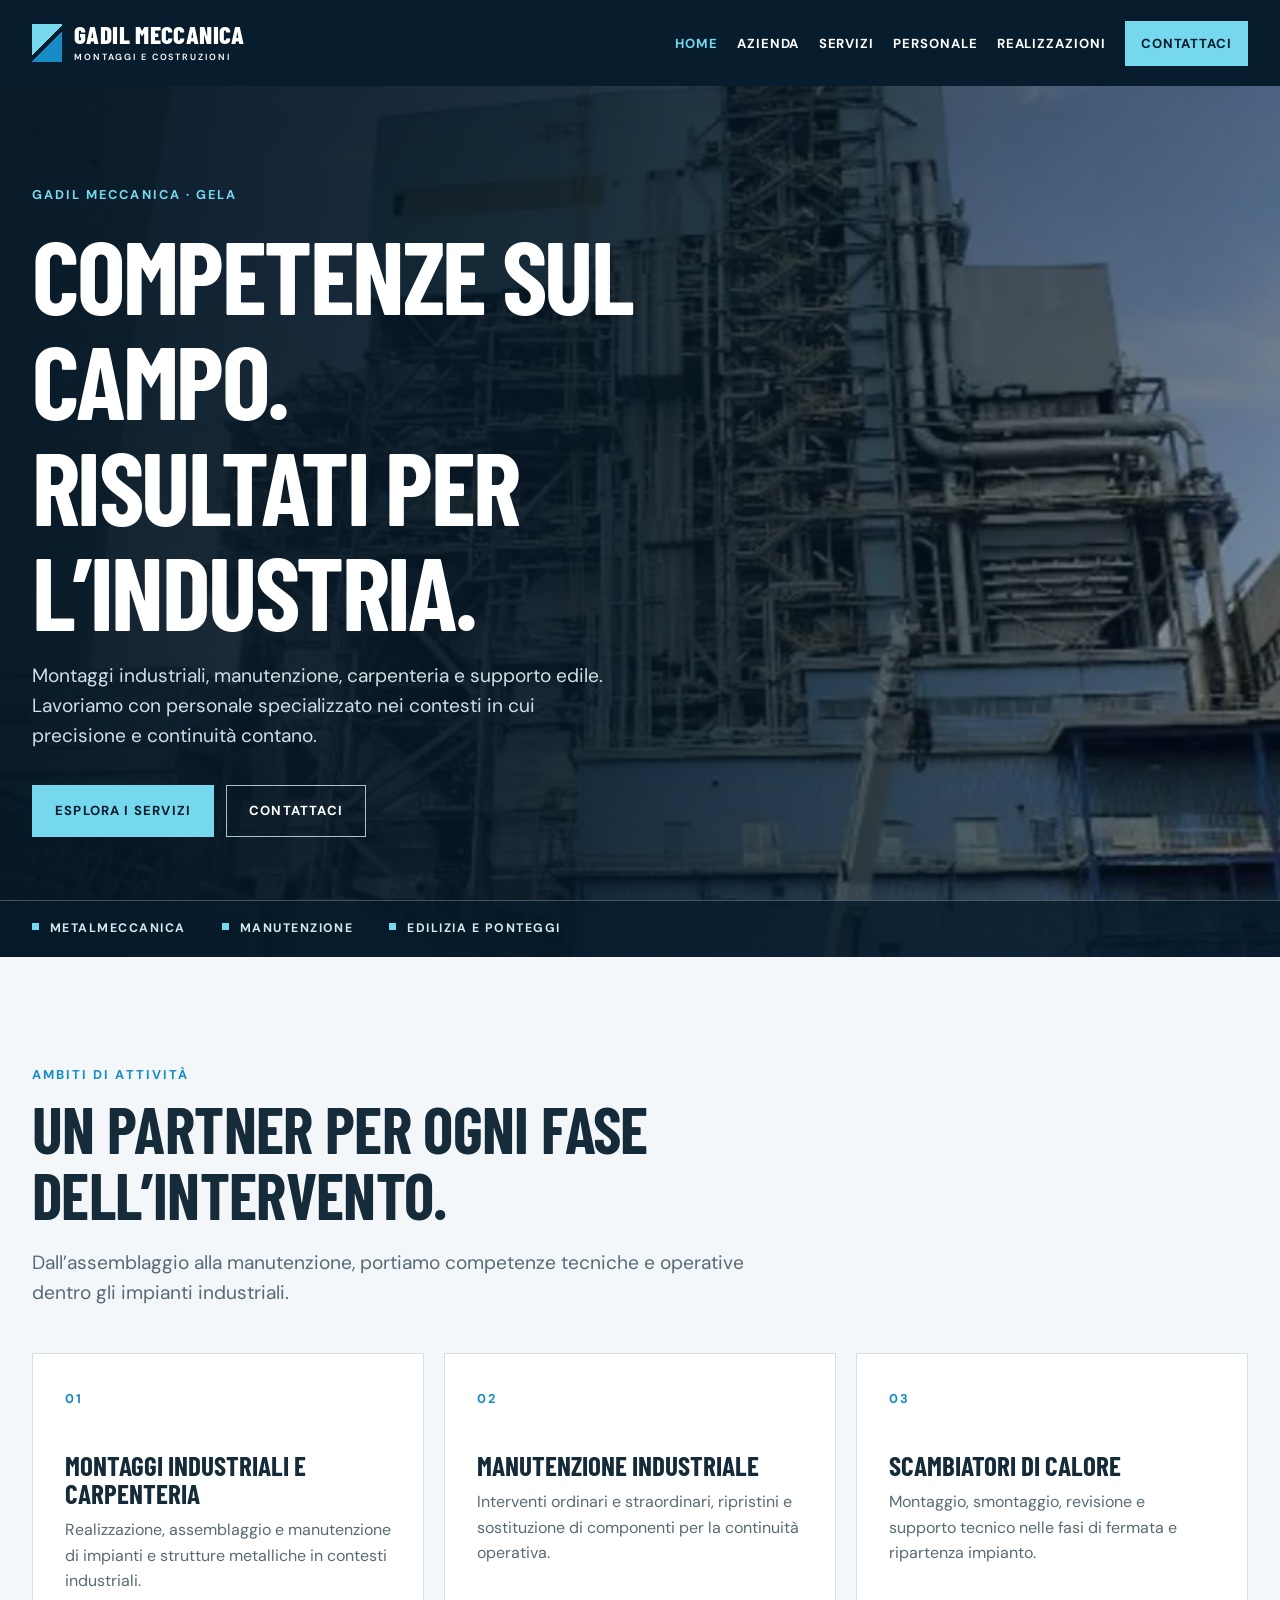
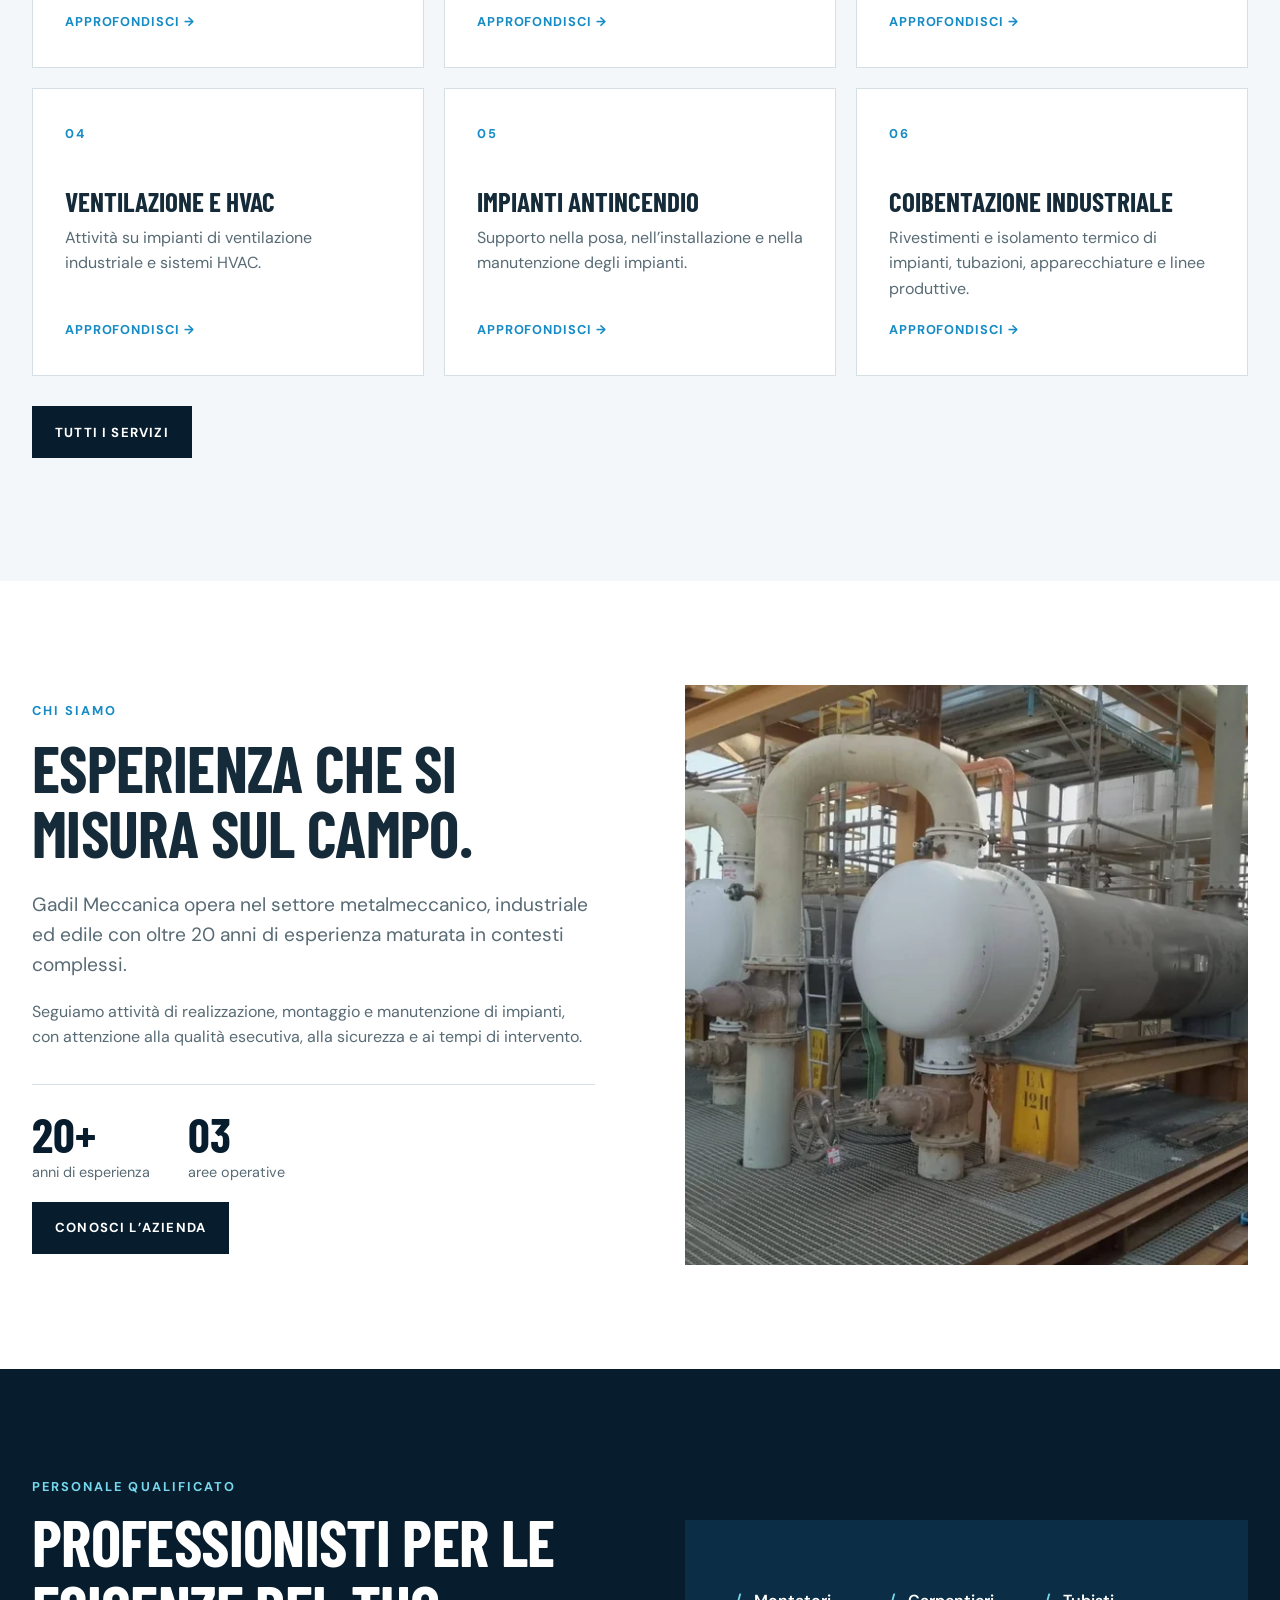
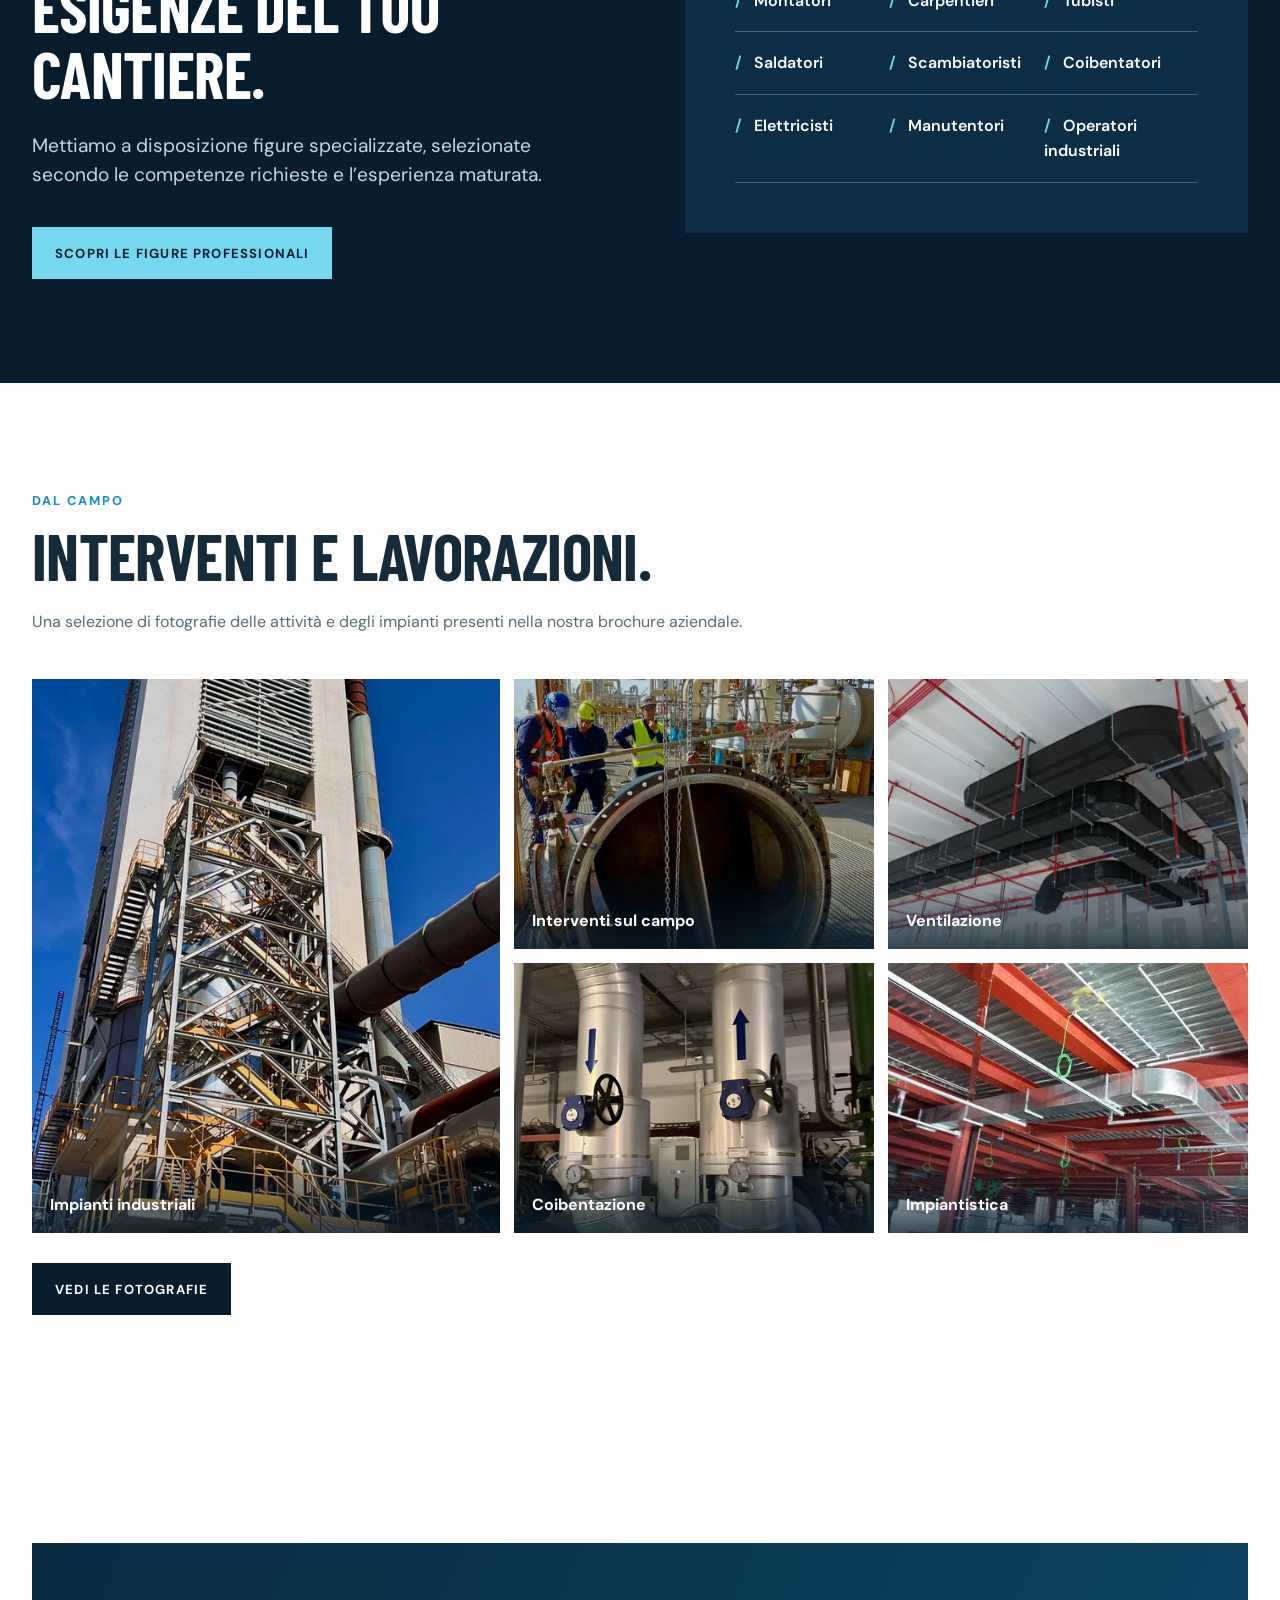
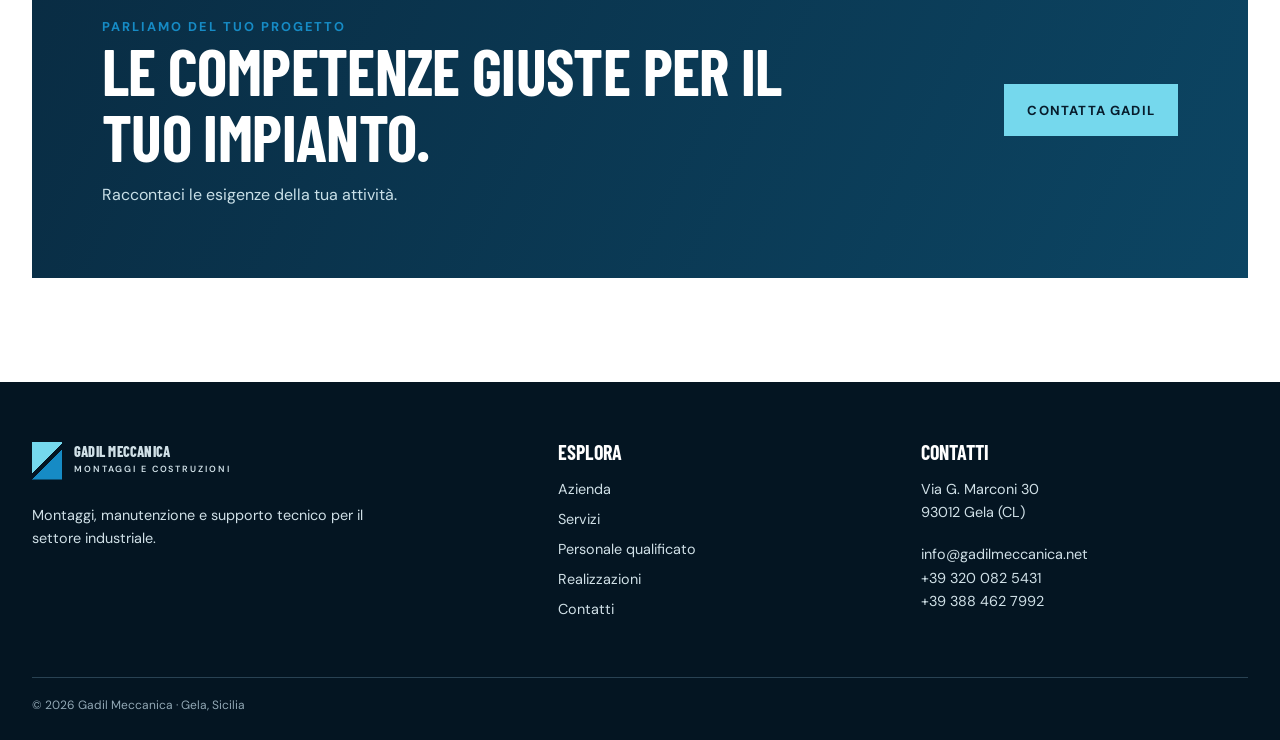
<file: index.html>
<!doctype html>
<html lang="it">
<head>
<meta charset="utf-8">
<meta name="viewport" content="width=device-width, initial-scale=1">
<meta name="theme-color" content="#071c2c">
<title>Montaggi e manutenzione industriale | Gadil Meccanica</title>
<meta name="description" content="Gadil Meccanica: montaggi industriali, carpenteria, manutenzione, coibentazione, edilizia e personale specializzato a Gela.">
<link rel="icon" href="./assets/favicon.svg" type="image/svg+xml">
<link rel="stylesheet" href="./assets/site.css">
</head>
<body>
<a class="skip" href="#contenuto">Vai al contenuto</a>
<header class="site-header">
<div class="wrap header-inner">
<a class="brand" href="./index.html" aria-label="Gadil Meccanica, pagina iniziale">
<span class="brand-mark" aria-hidden="true">
</span>
<span>GADIL MECCANICA<small>MONTAGGI E COSTRUZIONI</small>
</span>
</a>
<button class="menu-button" aria-expanded="false" aria-controls="nav">Menu</button>
<nav class="nav" id="nav" aria-label="Navigazione principale">
<a href="./index.html" aria-current="page" >Home</a>
<a href="./azienda/index.html" >Azienda</a>
<a href="./servizi/index.html" >Servizi</a>
<a href="./personale/index.html" >Personale</a>
<a href="./realizzazioni/index.html" >Realizzazioni</a>
<a class="nav-cta" href="./contatti/index.html" >Contattaci</a>
</nav>
</div>
</header>
<main id="contenuto">
<section class="hero">
<img class="hero-bg" src="./assets/industrial-14.webp" alt="Impianto industriale fotografato durante un intervento" fetchpriority="high">
<div class="wrap">
<span class="eyebrow">Gadil Meccanica · Gela</span>
<h1>Competenze sul campo.<br>Risultati per l’industria.</h1>
<p class="lead">Montaggi industriali, manutenzione, carpenteria e supporto edile. Lavoriamo con personale specializzato nei contesti in cui precisione e continuità contano.</p>
<div class="hero-actions">
<a class="btn btn-primary" href="./servizi/index.html">Esplora i servizi</a>
<a class="btn btn-outline" href="./contatti/index.html">Contattaci</a>
</div>
</div>
<div class="hero-bottom">
<div class="wrap">
<span>Metalmeccanica</span>
<span>Manutenzione</span>
<span>Edilizia e ponteggi</span>
</div>
</div>
</section>
<section class="section tint">
<div class="wrap">
<div class="section-intro">
<span class="eyebrow">Ambiti di attività</span>
<h2>Un partner per ogni fase dell’intervento.</h2>
<p class="lead">Dall’assemblaggio alla manutenzione, portiamo competenze tecniche e operative dentro gli impianti industriali.</p>
</div>
<div class="grid-3">
<a class="service-card" href="./servizi/index.html">
<span class="num">01</span>
<h3>Montaggi industriali e carpenteria</h3>
<p>Realizzazione, assemblaggio e manutenzione di impianti e strutture metalliche in contesti industriali.</p>
<span class="more">Approfondisci →</span>
</a>
<a class="service-card" href="./servizi/index.html">
<span class="num">02</span>
<h3>Manutenzione industriale</h3>
<p>Interventi ordinari e straordinari, ripristini e sostituzione di componenti per la continuità operativa.</p>
<span class="more">Approfondisci →</span>
</a>
<a class="service-card" href="./servizi/index.html">
<span class="num">03</span>
<h3>Scambiatori di calore</h3>
<p>Montaggio, smontaggio, revisione e supporto tecnico nelle fasi di fermata e ripartenza impianto.</p>
<span class="more">Approfondisci →</span>
</a>
<a class="service-card" href="./servizi/index.html">
<span class="num">04</span>
<h3>Ventilazione e HVAC</h3>
<p>Attività su impianti di ventilazione industriale e sistemi HVAC.</p>
<span class="more">Approfondisci →</span>
</a>
<a class="service-card" href="./servizi/index.html">
<span class="num">05</span>
<h3>Impianti antincendio</h3>
<p>Supporto nella posa, nell’installazione e nella manutenzione degli impianti.</p>
<span class="more">Approfondisci →</span>
</a>
<a class="service-card" href="./servizi/index.html">
<span class="num">06</span>
<h3>Coibentazione industriale</h3>
<p>Rivestimenti e isolamento termico di impianti, tubazioni, apparecchiature e linee produttive.</p>
<span class="more">Approfondisci →</span>
</a>
</div>
<p style="margin-top:30px">
<a class="btn btn-dark" href="./servizi/index.html">Tutti i servizi</a>
</p>
</div>
</section>
<section class="section">
<div class="wrap split">
<div>
<span class="eyebrow">Chi siamo</span>
<h2>Esperienza che si misura sul campo.</h2>
<p class="lead">Gadil Meccanica opera nel settore metalmeccanico, industriale ed edile con oltre 20 anni di esperienza maturata in contesti complessi.</p>
<p>Seguiamo attività di realizzazione, montaggio e manutenzione di impianti, con attenzione alla qualità esecutiva, alla sicurezza e ai tempi di intervento.</p>
<div class="stat-row">
<div>
<strong>20+</strong>
<span>anni di esperienza</span>
</div>
<div>
<strong>03</strong>
<span>aree operative</span>
</div>
</div>
<a class="btn btn-dark" href="./azienda/index.html">Conosci l’azienda</a>
</div>
<img class="split-photo" src="./assets/industrial-02.webp" alt="Apparecchiatura all'interno di un impianto industriale" loading="lazy">
</div>
</section>
<section class="section dark">
<div class="wrap split">
<div>
<span class="eyebrow">Personale qualificato</span>
<h2>Professionisti per le esigenze del tuo cantiere.</h2>
<p class="lead">Mettiamo a disposizione figure specializzate, selezionate secondo le competenze richieste e l’esperienza maturata.</p>
<a class="btn btn-primary" href="./personale/index.html">Scopri le figure professionali</a>
</div>
<div class="dark-panel roles">
<span>Montatori</span>
<span>Carpentieri</span>
<span>Tubisti</span>
<span>Saldatori</span>
<span>Scambiatoristi</span>
<span>Coibentatori</span>
<span>Elettricisti</span>
<span>Manutentori</span>
<span>Operatori industriali</span>
</div>
</div>
</section>
<section class="section">
<div class="wrap">
<div class="section-intro">
<span class="eyebrow">Dal campo</span>
<h2>Interventi e lavorazioni.</h2>
<p>Una selezione di fotografie delle attività e degli impianti presenti nella nostra brochure aziendale.</p>
</div>
<div class="photo-grid">
<figure>
<img src="./assets/industrial-08.webp" alt="Struttura di impianto industriale vista dal basso" loading="lazy">
<figcaption>Impianti industriali</figcaption>
</figure>
<figure>
<img src="./assets/industrial-12.webp" alt="Intervento su tubazione industriale" loading="lazy">
<figcaption>Interventi sul campo</figcaption>
</figure>
<figure>
<img src="./assets/industrial-03.webp" alt="Condotte di ventilazione industriale" loading="lazy">
<figcaption>Ventilazione</figcaption>
</figure>
<figure>
<img src="./assets/industrial-05.webp" alt="Tubazioni coibentate" loading="lazy">
<figcaption>Coibentazione</figcaption>
</figure>
<figure>
<img src="./assets/industrial-11.webp" alt="Impianti in edificio industriale" loading="lazy">
<figcaption>Impiantistica</figcaption>
</figure>
</div>
<p style="margin-top:30px">
<a class="btn btn-dark" href="./realizzazioni/index.html">Vedi le fotografie</a>
</p>
</div>
</section>
<section class="section">
<div class="wrap">
<div class="cta-block">
<div>
<span class="eyebrow">Parliamo del tuo progetto</span>
<h2>Le competenze giuste per il tuo impianto.</h2>
<p>Raccontaci le esigenze della tua attività.</p>
</div>
<a class="btn btn-primary" href="./contatti/index.html">Contatta Gadil</a>
</div>
</div>
</section>
</main>
<footer class="footer">
<div class="wrap">
<div class="footer-grid">
<div>
<a class="brand" href="./index.html">
<span class="brand-mark" aria-hidden="true">
</span>
<span>GADIL MECCANICA<small>MONTAGGI E COSTRUZIONI</small>
</span>
</a>
<p style="margin-top:24px;max-width:360px">Montaggi, manutenzione e supporto tecnico per il settore industriale.</p>
</div>
<div>
<h3>Esplora</h3>
<div class="footer-links">
<a href="./azienda/index.html">Azienda</a>
<a href="./servizi/index.html">Servizi</a>
<a href="./personale/index.html">Personale qualificato</a>
<a href="./realizzazioni/index.html">Realizzazioni</a>
<a href="./contatti/index.html">Contatti</a>
</div>
</div>
<div>
<h3>Contatti</h3>
<p>Via G. Marconi 30<br>93012 Gela (CL)</p>
<p>
<a href="mailto:info@gadilmeccanica.net">info@gadilmeccanica.net</a>
<br>
<a href="tel:+393200825431">+39 320 082 5431</a>
<br>
<a href="tel:+393884627992">+39 388 462 7992</a>
</p>
</div>
</div>
<div class="footer-bottom">© 2026 Gadil Meccanica · Gela, Sicilia</div>
</div>
</footer>
<script src="./assets/site.js" defer>
</script>
</body>
</html>
</file>
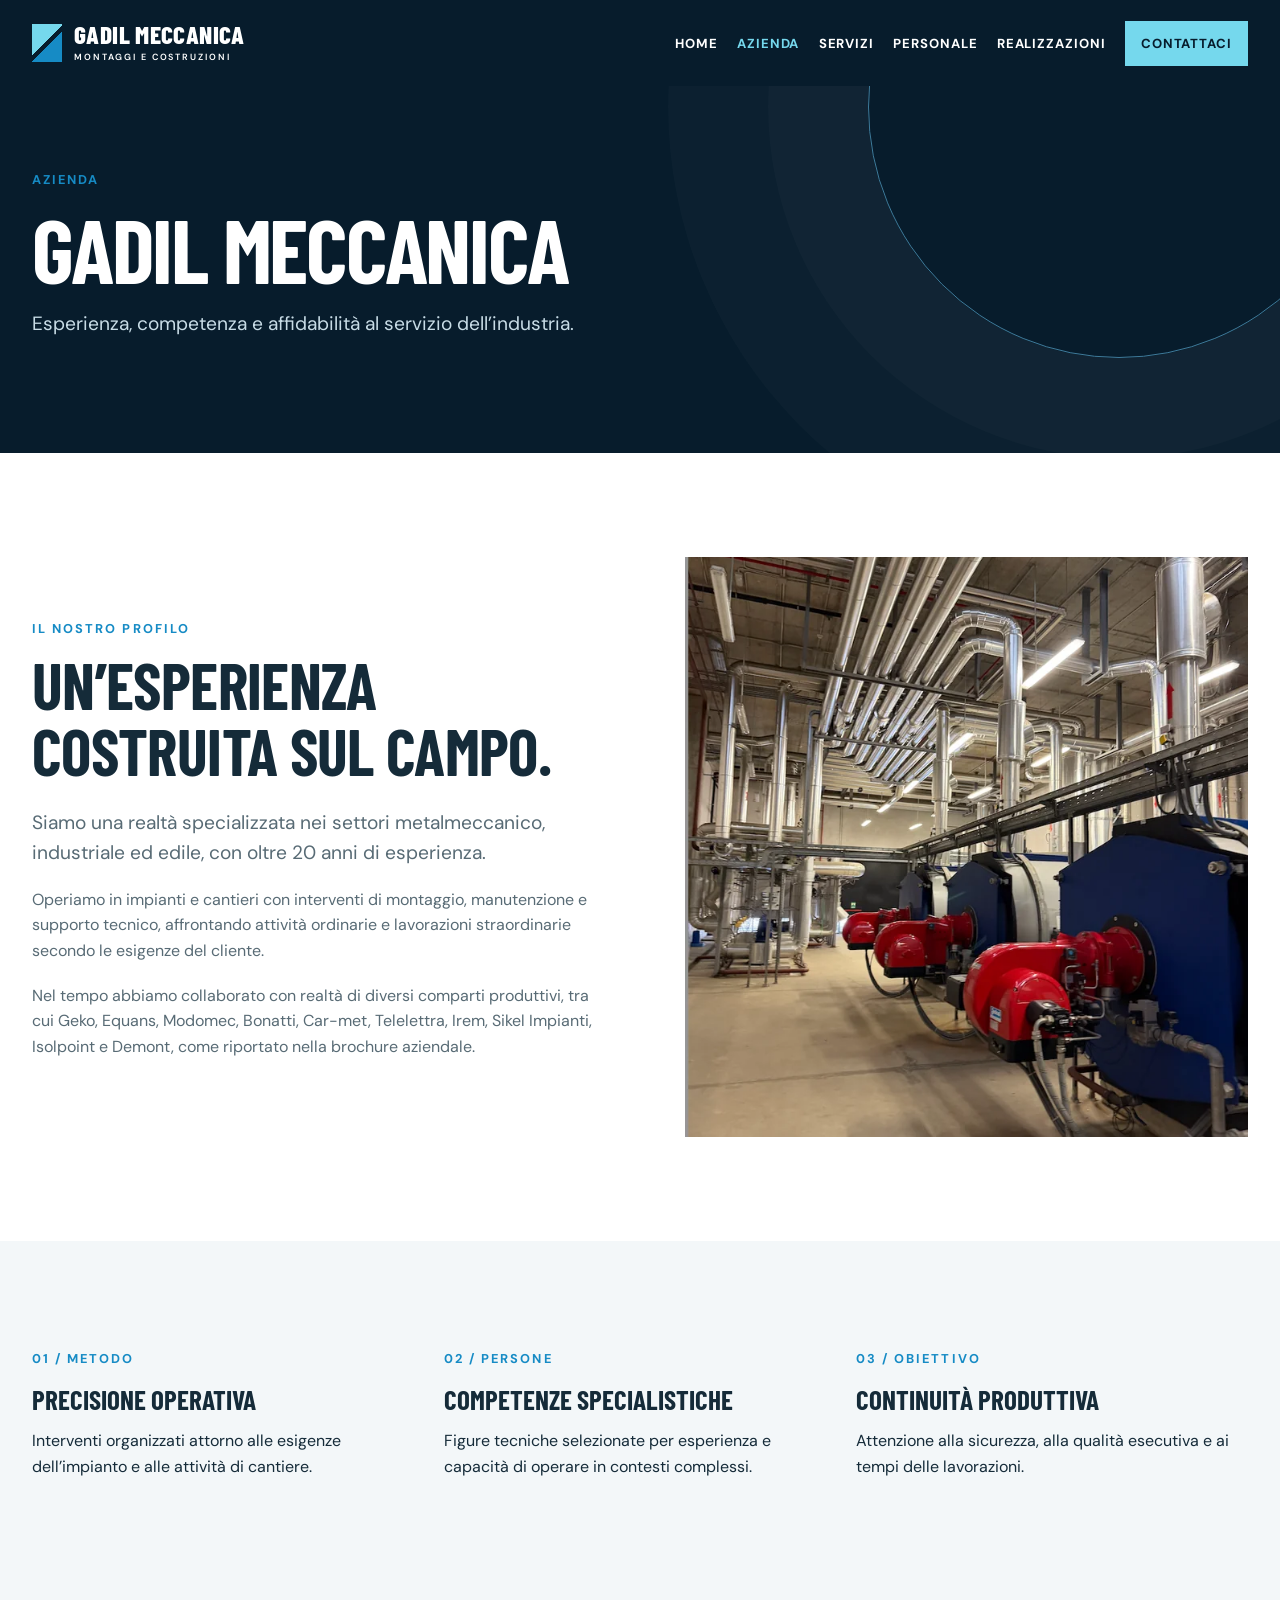
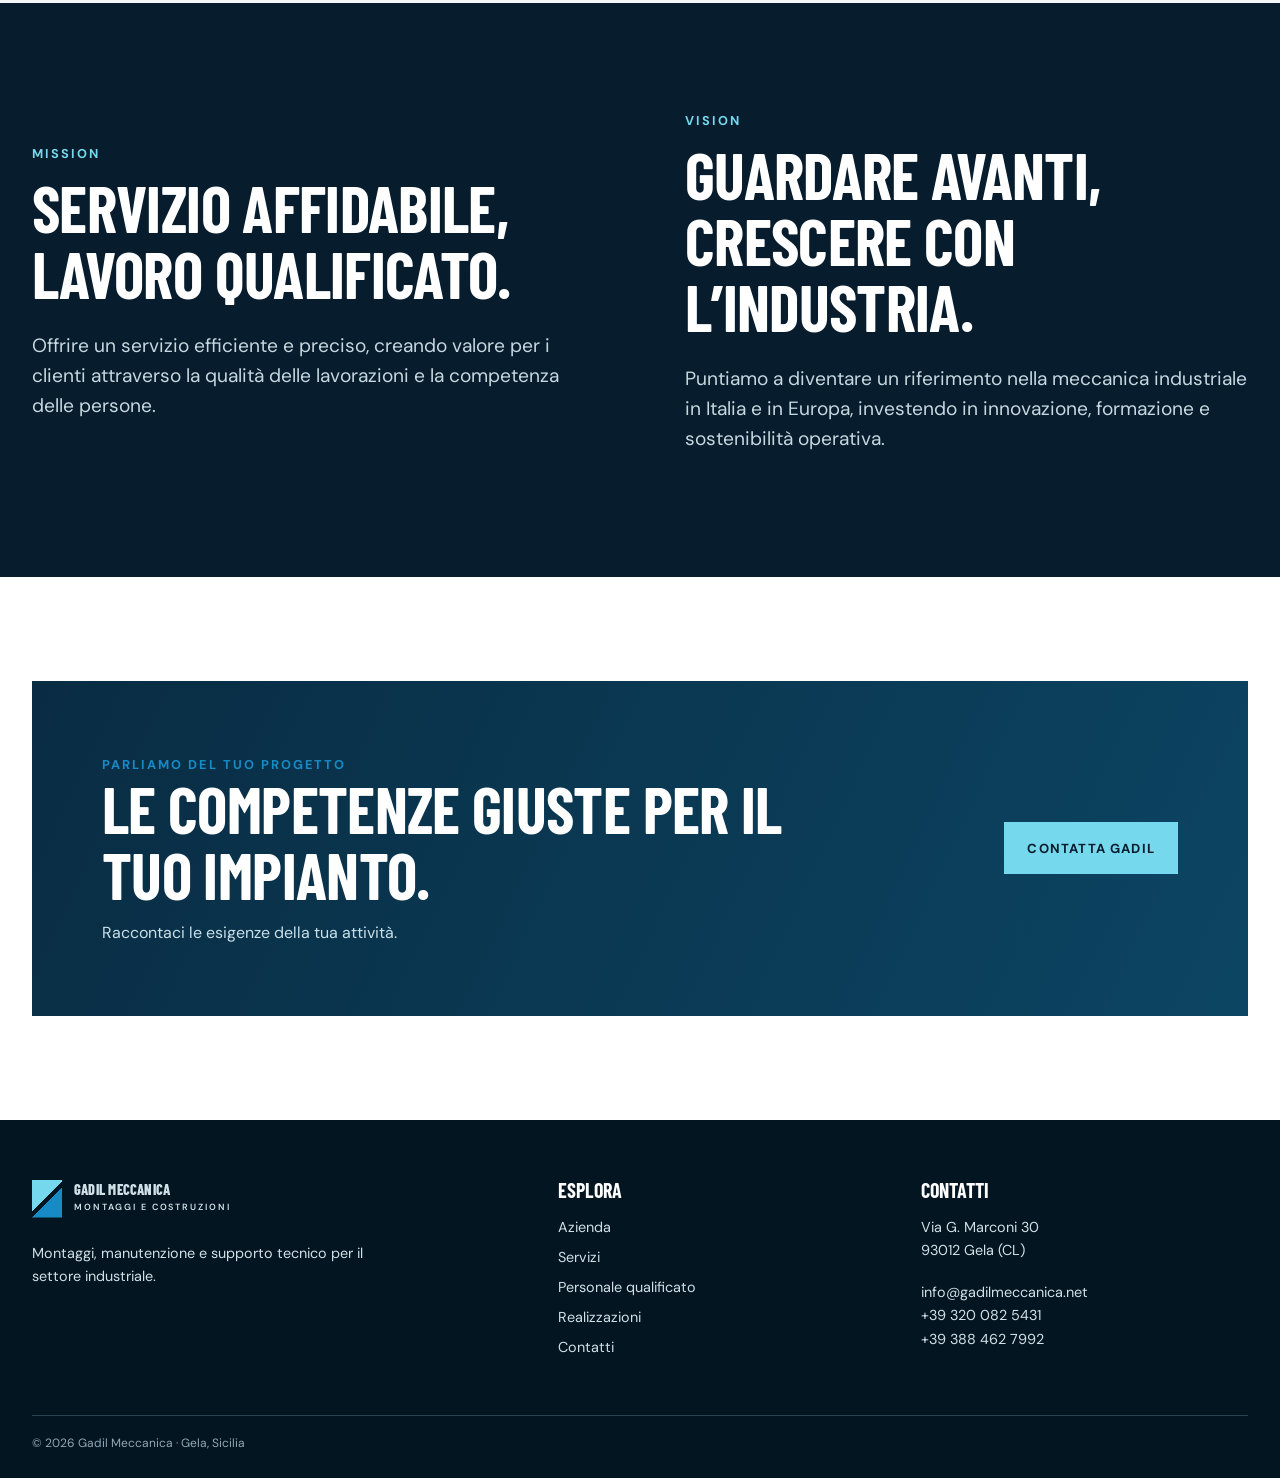
<file: azienda/index.html>
<!doctype html>
<html lang="it">
<head>
<meta charset="utf-8">
<meta name="viewport" content="width=device-width, initial-scale=1">
<meta name="theme-color" content="#071c2c">
<title>Azienda | Gadil Meccanica</title>
<meta name="description" content="Scopri Gadil Meccanica: oltre 20 anni di esperienza sul campo nel settore metalmeccanico, industriale ed edile.">
<link rel="icon" href="../assets/favicon.svg" type="image/svg+xml">
<link rel="stylesheet" href="../assets/site.css">
</head>
<body>
<a class="skip" href="#contenuto">Vai al contenuto</a>
<header class="site-header">
<div class="wrap header-inner">
<a class="brand" href="../index.html" aria-label="Gadil Meccanica, pagina iniziale">
<span class="brand-mark" aria-hidden="true">
</span>
<span>GADIL MECCANICA<small>MONTAGGI E COSTRUZIONI</small>
</span>
</a>
<button class="menu-button" aria-expanded="false" aria-controls="nav">Menu</button>
<nav class="nav" id="nav" aria-label="Navigazione principale">
<a href="../index.html" >Home</a>
<a href="../azienda/index.html" aria-current="page" >Azienda</a>
<a href="../servizi/index.html" >Servizi</a>
<a href="../personale/index.html" >Personale</a>
<a href="../realizzazioni/index.html" >Realizzazioni</a>
<a class="nav-cta" href="../contatti/index.html" >Contattaci</a>
</nav>
</div>
</header>
<main id="contenuto">
<section class="subhero">
<div class="wrap">
<span class="eyebrow">Azienda</span>
<h1>Gadil Meccanica</h1>
<p class="lead">Esperienza, competenza e affidabilità al servizio dell’industria.</p>
</div>
</section>
<section class="section">
<div class="wrap split">
<div>
<span class="eyebrow">Il nostro profilo</span>
<h2>Un’esperienza costruita sul campo.</h2>
<p class="lead">Siamo una realtà specializzata nei settori metalmeccanico, industriale ed edile, con oltre 20 anni di esperienza.</p>
<p>Operiamo in impianti e cantieri con interventi di montaggio, manutenzione e supporto tecnico, affrontando attività ordinarie e lavorazioni straordinarie secondo le esigenze del cliente.</p>
<p>Nel tempo abbiamo collaborato con realtà di diversi comparti produttivi, tra cui Geko, Equans, Modomec, Bonatti, Car-met, Telelettra, Irem, Sikel Impianti, Isolpoint e Demont, come riportato nella brochure aziendale.</p>
</div>
<img class="split-photo" src="../assets/industrial-00.webp" alt="Tubazioni e apparecchiature industriali" loading="lazy">
</div>
</section>
<section class="section tint">
<div class="wrap grid-3">
<div>
<span class="eyebrow">01 / Metodo</span>
<h3 style="margin:15px 0">Precisione operativa</h3>
<p>Interventi organizzati attorno alle esigenze dell’impianto e alle attività di cantiere.</p>
</div>
<div>
<span class="eyebrow">02 / Persone</span>
<h3 style="margin:15px 0">Competenze specialistiche</h3>
<p>Figure tecniche selezionate per esperienza e capacità di operare in contesti complessi.</p>
</div>
<div>
<span class="eyebrow">03 / Obiettivo</span>
<h3 style="margin:15px 0">Continuità produttiva</h3>
<p>Attenzione alla sicurezza, alla qualità esecutiva e ai tempi delle lavorazioni.</p>
</div>
</div>
</section>
<section class="section dark">
<div class="wrap split">
<div>
<span class="eyebrow">Mission</span>
<h2>Servizio affidabile, lavoro qualificato.</h2>
<p class="lead">Offrire un servizio efficiente e preciso, creando valore per i clienti attraverso la qualità delle lavorazioni e la competenza delle persone.</p>
</div>
<div>
<span class="eyebrow">Vision</span>
<h2>Guardare avanti, crescere con l’industria.</h2>
<p class="lead">Puntiamo a diventare un riferimento nella meccanica industriale in Italia e in Europa, investendo in innovazione, formazione e sostenibilità operativa.</p>
</div>
</div>
</section>
<section class="section">
<div class="wrap">
<div class="cta-block">
<div>
<span class="eyebrow">Parliamo del tuo progetto</span>
<h2>Le competenze giuste per il tuo impianto.</h2>
<p>Raccontaci le esigenze della tua attività.</p>
</div>
<a class="btn btn-primary" href="../contatti/index.html">Contatta Gadil</a>
</div>
</div>
</section>
</main>
<footer class="footer">
<div class="wrap">
<div class="footer-grid">
<div>
<a class="brand" href="../index.html">
<span class="brand-mark" aria-hidden="true">
</span>
<span>GADIL MECCANICA<small>MONTAGGI E COSTRUZIONI</small>
</span>
</a>
<p style="margin-top:24px;max-width:360px">Montaggi, manutenzione e supporto tecnico per il settore industriale.</p>
</div>
<div>
<h3>Esplora</h3>
<div class="footer-links">
<a href="../azienda/index.html">Azienda</a>
<a href="../servizi/index.html">Servizi</a>
<a href="../personale/index.html">Personale qualificato</a>
<a href="../realizzazioni/index.html">Realizzazioni</a>
<a href="../contatti/index.html">Contatti</a>
</div>
</div>
<div>
<h3>Contatti</h3>
<p>Via G. Marconi 30<br>93012 Gela (CL)</p>
<p>
<a href="mailto:info@gadilmeccanica.net">info@gadilmeccanica.net</a>
<br>
<a href="tel:+393200825431">+39 320 082 5431</a>
<br>
<a href="tel:+393884627992">+39 388 462 7992</a>
</p>
</div>
</div>
<div class="footer-bottom">© 2026 Gadil Meccanica · Gela, Sicilia</div>
</div>
</footer>
<script src="../assets/site.js" defer>
</script>
</body>
</html>
</file>
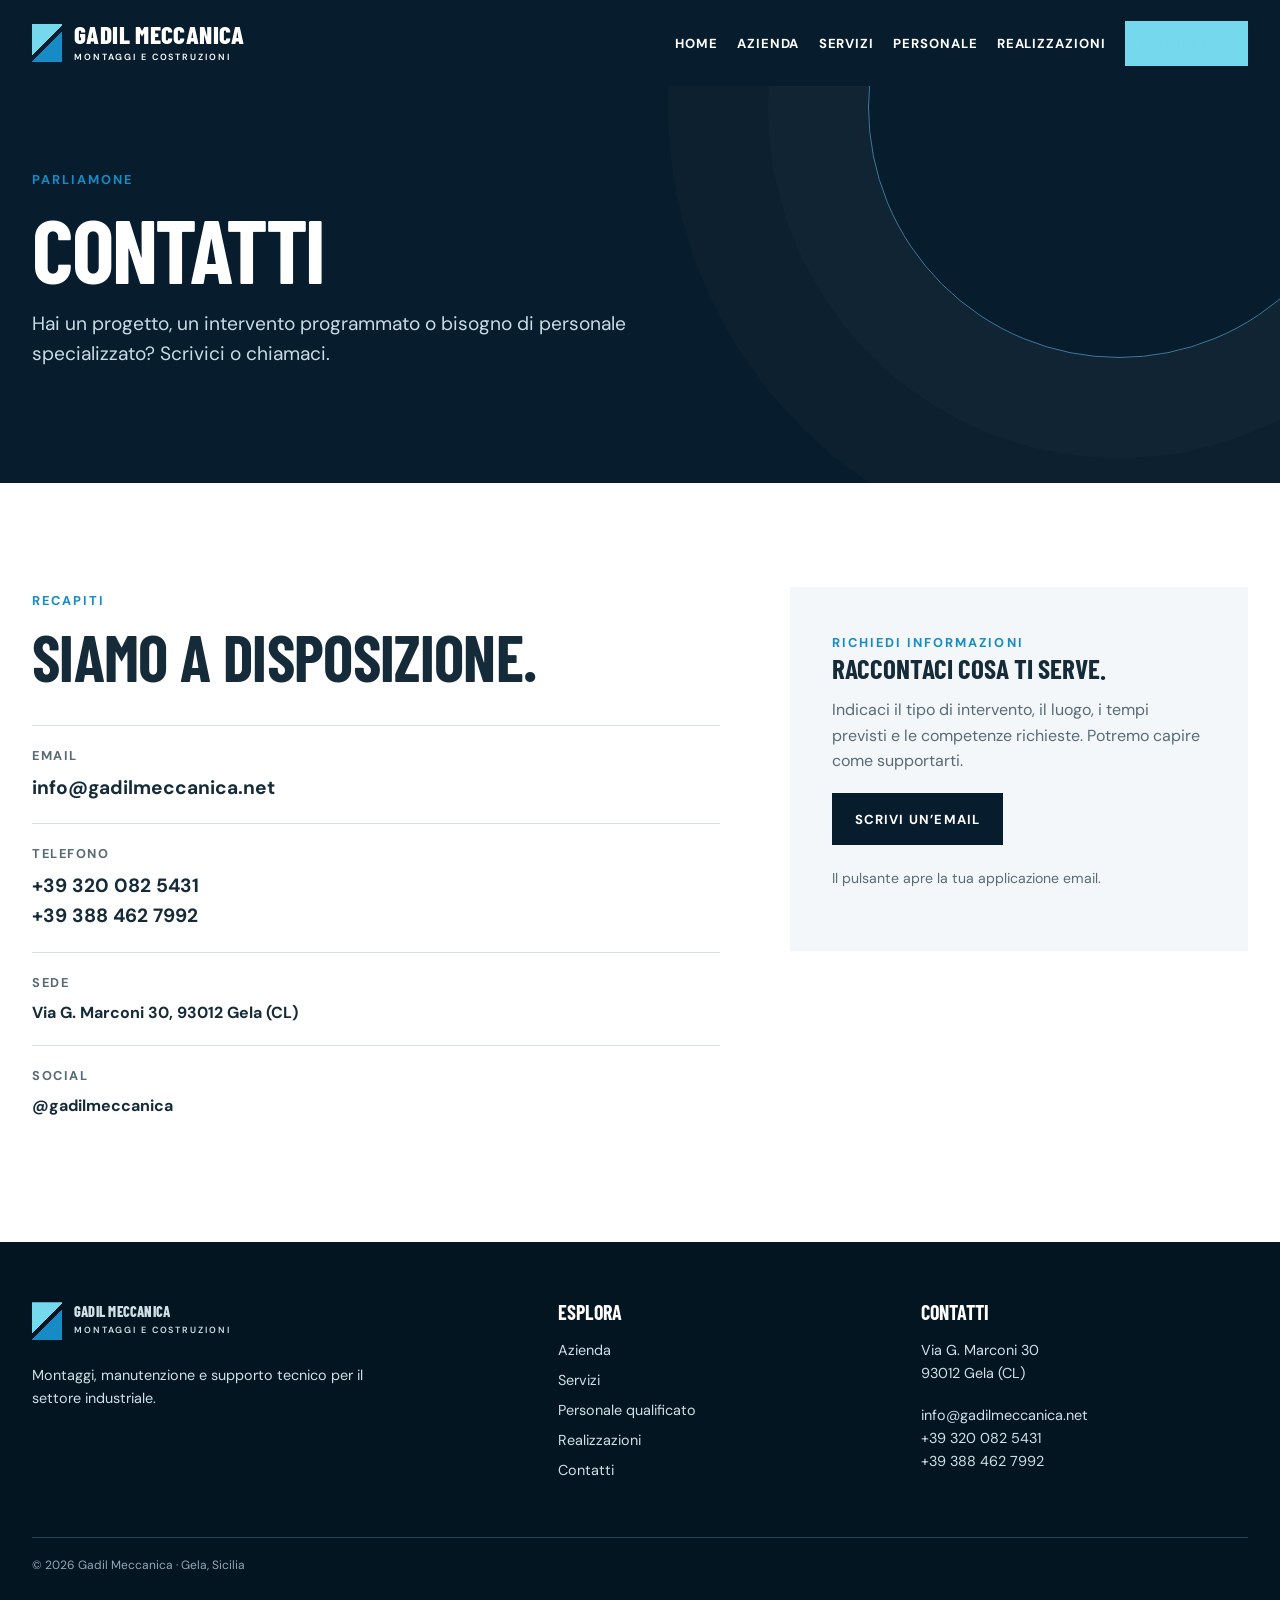
<file: contatti/index.html>
<!doctype html>
<html lang="it">
<head>
<meta charset="utf-8">
<meta name="viewport" content="width=device-width, initial-scale=1">
<meta name="theme-color" content="#071c2c">
<title>Contatti | Gadil Meccanica</title>
<meta name="description" content="Contatta Gadil Meccanica a Gela: email info@gadilmeccanica.net, telefoni +39 320 082 5431 e +39 388 462 7992.">
<link rel="icon" href="../assets/favicon.svg" type="image/svg+xml">
<link rel="stylesheet" href="../assets/site.css">
</head>
<body>
<a class="skip" href="#contenuto">Vai al contenuto</a>
<header class="site-header">
<div class="wrap header-inner">
<a class="brand" href="../index.html" aria-label="Gadil Meccanica, pagina iniziale">
<span class="brand-mark" aria-hidden="true">
</span>
<span>GADIL MECCANICA<small>MONTAGGI E COSTRUZIONI</small>
</span>
</a>
<button class="menu-button" aria-expanded="false" aria-controls="nav">Menu</button>
<nav class="nav" id="nav" aria-label="Navigazione principale">
<a href="../index.html" >Home</a>
<a href="../azienda/index.html" >Azienda</a>
<a href="../servizi/index.html" >Servizi</a>
<a href="../personale/index.html" >Personale</a>
<a href="../realizzazioni/index.html" >Realizzazioni</a>
<a class="nav-cta" href="../contatti/index.html" aria-current="page">Contattaci</a>
</nav>
</div>
</header>
<main id="contenuto">
<section class="subhero">
<div class="wrap">
<span class="eyebrow">Parliamone</span>
<h1>Contatti</h1>
<p class="lead">Hai un progetto, un intervento programmato o bisogno di personale specializzato? Scrivici o chiamaci.</p>
</div>
</section>
<section class="section">
<div class="wrap contact-grid">
<div>
<span class="eyebrow">Recapiti</span>
<h2 style="margin:12px 0 35px">Siamo a disposizione.</h2>
<div class="contact-item">
<span>Email</span>
<a href="mailto:info@gadilmeccanica.net">info@gadilmeccanica.net</a>
</div>
<div class="contact-item">
<span>Telefono</span>
<a href="tel:+393200825431">+39 320 082 5431</a>
<br>
<a href="tel:+393884627992">+39 388 462 7992</a>
</div>
<div class="contact-item">
<span>Sede</span>
<strong>Via G. Marconi 30, 93012 Gela (CL)</strong>
</div>
<div class="contact-item">
<span>Social</span>
<strong>@gadilmeccanica</strong>
</div>
</div>
<aside class="contact-panel">
<span class="eyebrow">Richiedi informazioni</span>
<h3>Raccontaci cosa ti serve.</h3>
<p>Indicaci il tipo di intervento, il luogo, i tempi previsti e le competenze richieste. Potremo capire come supportarti.</p>
<a class="btn btn-dark" href="mailto:info@gadilmeccanica.net?subject=Richiesta%20informazioni%20-%20Gadil%20Meccanica">Scrivi un’email</a>
<p style="margin-top:22px;font-size:.88rem">Il pulsante apre la tua applicazione email.</p>
</aside>
</div>
</section>
</main>
<footer class="footer">
<div class="wrap">
<div class="footer-grid">
<div>
<a class="brand" href="../index.html">
<span class="brand-mark" aria-hidden="true">
</span>
<span>GADIL MECCANICA<small>MONTAGGI E COSTRUZIONI</small>
</span>
</a>
<p style="margin-top:24px;max-width:360px">Montaggi, manutenzione e supporto tecnico per il settore industriale.</p>
</div>
<div>
<h3>Esplora</h3>
<div class="footer-links">
<a href="../azienda/index.html">Azienda</a>
<a href="../servizi/index.html">Servizi</a>
<a href="../personale/index.html">Personale qualificato</a>
<a href="../realizzazioni/index.html">Realizzazioni</a>
<a href="../contatti/index.html">Contatti</a>
</div>
</div>
<div>
<h3>Contatti</h3>
<p>Via G. Marconi 30<br>93012 Gela (CL)</p>
<p>
<a href="mailto:info@gadilmeccanica.net">info@gadilmeccanica.net</a>
<br>
<a href="tel:+393200825431">+39 320 082 5431</a>
<br>
<a href="tel:+393884627992">+39 388 462 7992</a>
</p>
</div>
</div>
<div class="footer-bottom">© 2026 Gadil Meccanica · Gela, Sicilia</div>
</div>
</footer>
<script src="../assets/site.js" defer>
</script>
</body>
</html>
</file>
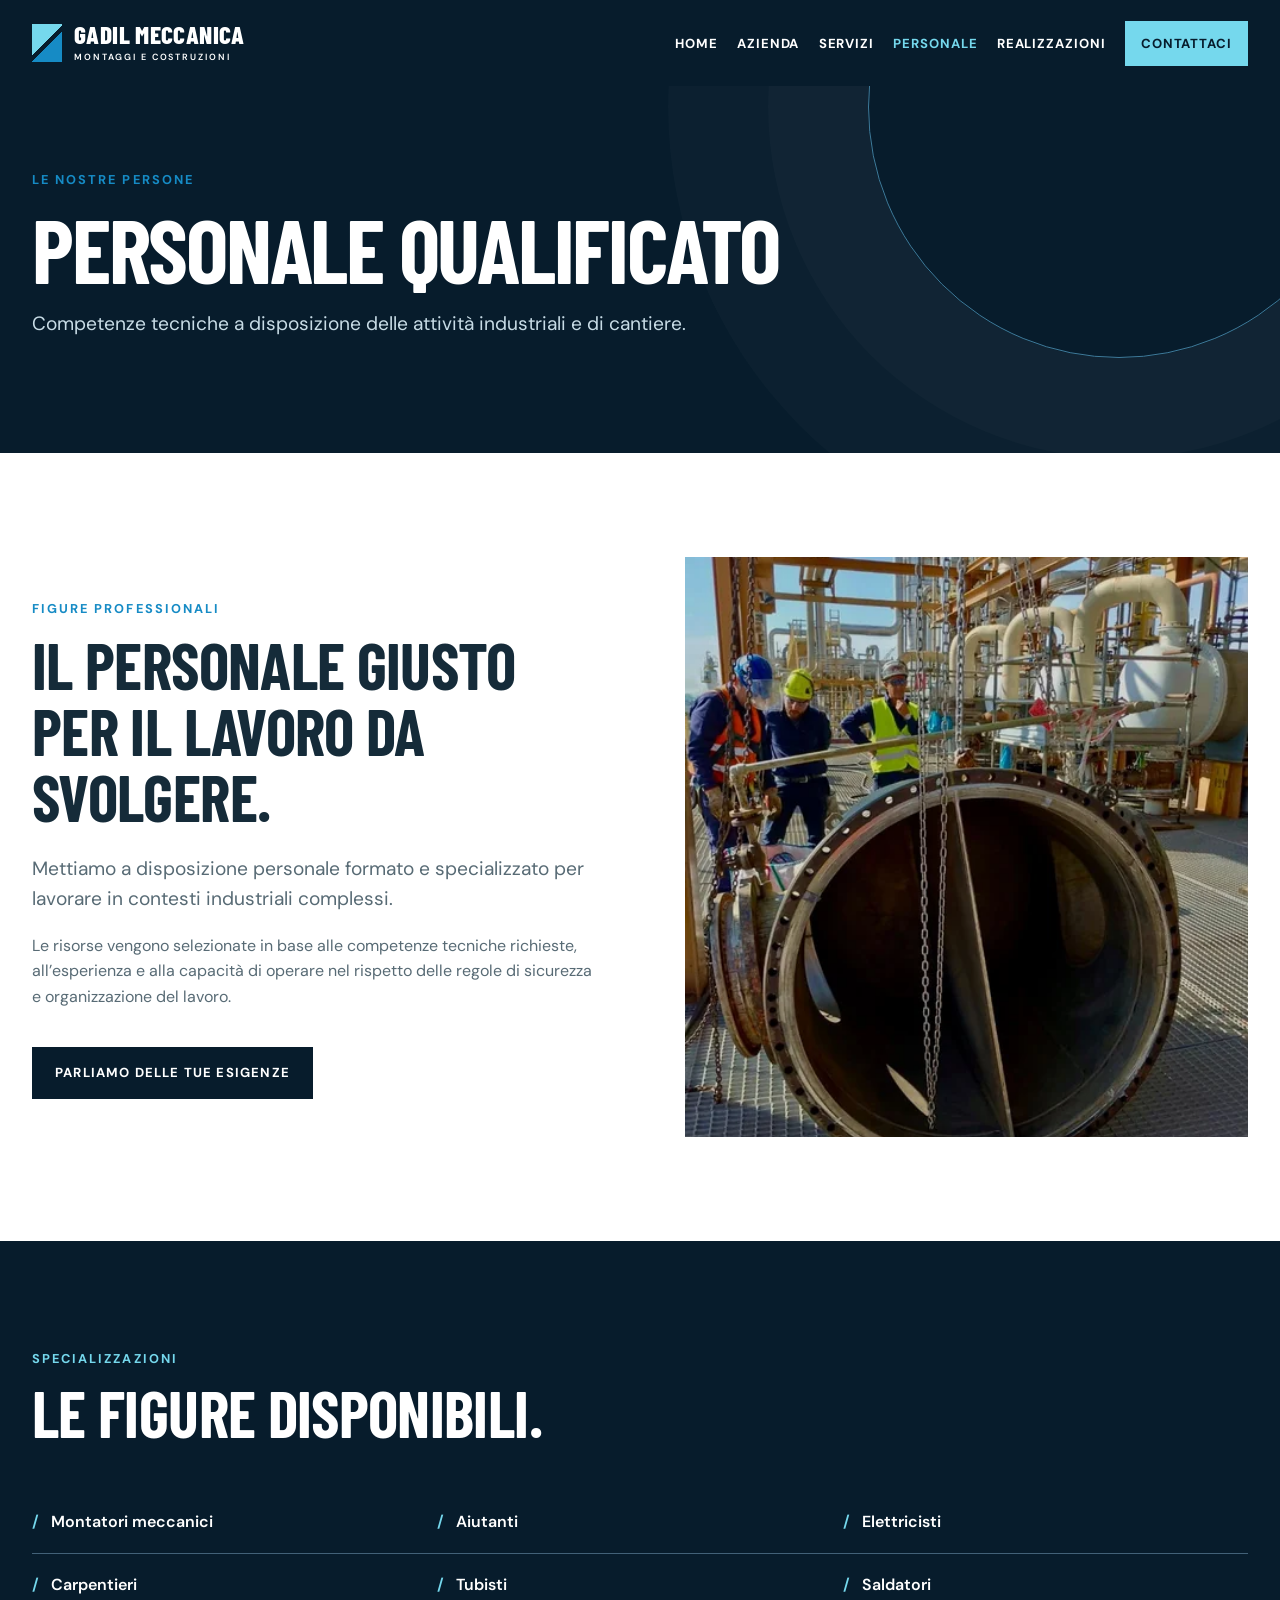
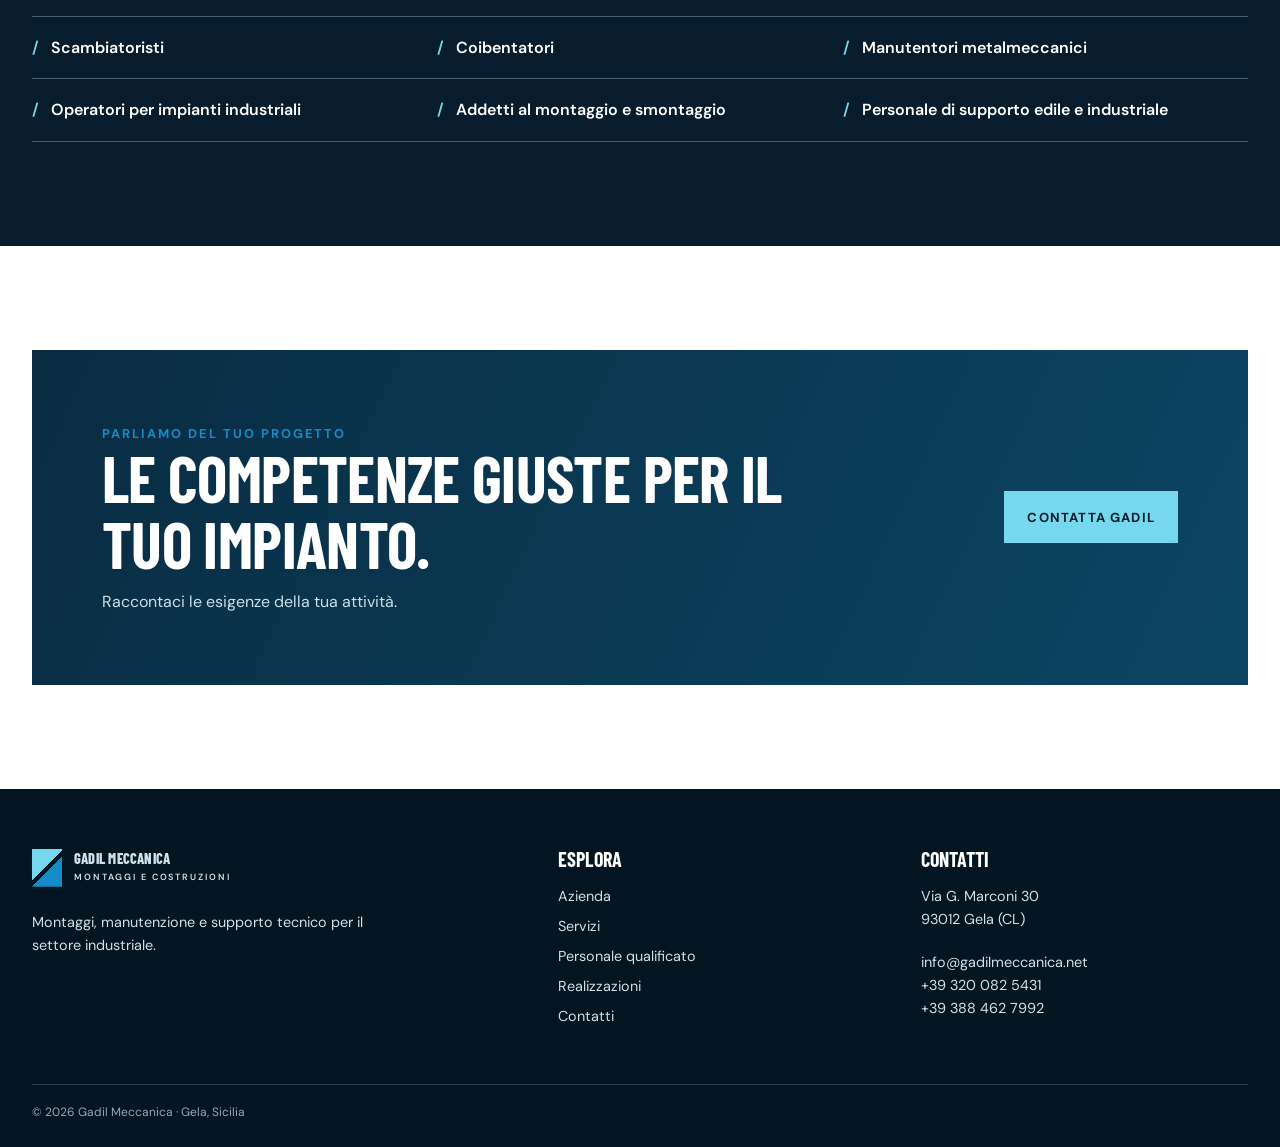
<file: personale/index.html>
<!doctype html>
<html lang="it">
<head>
<meta charset="utf-8">
<meta name="viewport" content="width=device-width, initial-scale=1">
<meta name="theme-color" content="#071c2c">
<title>Personale qualificato | Gadil Meccanica</title>
<meta name="description" content="Gadil Meccanica mette a disposizione montatori, tubisti, saldatori, carpentieri, manutentori e altre figure specializzate.">
<link rel="icon" href="../assets/favicon.svg" type="image/svg+xml">
<link rel="stylesheet" href="../assets/site.css">
</head>
<body>
<a class="skip" href="#contenuto">Vai al contenuto</a>
<header class="site-header">
<div class="wrap header-inner">
<a class="brand" href="../index.html" aria-label="Gadil Meccanica, pagina iniziale">
<span class="brand-mark" aria-hidden="true">
</span>
<span>GADIL MECCANICA<small>MONTAGGI E COSTRUZIONI</small>
</span>
</a>
<button class="menu-button" aria-expanded="false" aria-controls="nav">Menu</button>
<nav class="nav" id="nav" aria-label="Navigazione principale">
<a href="../index.html" >Home</a>
<a href="../azienda/index.html" >Azienda</a>
<a href="../servizi/index.html" >Servizi</a>
<a href="../personale/index.html" aria-current="page" >Personale</a>
<a href="../realizzazioni/index.html" >Realizzazioni</a>
<a class="nav-cta" href="../contatti/index.html" >Contattaci</a>
</nav>
</div>
</header>
<main id="contenuto">
<section class="subhero">
<div class="wrap">
<span class="eyebrow">Le nostre persone</span>
<h1>Personale qualificato</h1>
<p class="lead">Competenze tecniche a disposizione delle attività industriali e di cantiere.</p>
</div>
</section>
<section class="section">
<div class="wrap split">
<div>
<span class="eyebrow">Figure professionali</span>
<h2>Il personale giusto per il lavoro da svolgere.</h2>
<p class="lead">Mettiamo a disposizione personale formato e specializzato per lavorare in contesti industriali complessi.</p>
<p>Le risorse vengono selezionate in base alle competenze tecniche richieste, all’esperienza e alla capacità di operare nel rispetto delle regole di sicurezza e organizzazione del lavoro.</p>
<a class="btn btn-dark" href="../contatti/index.html">Parliamo delle tue esigenze</a>
</div>
<img class="split-photo" src="../assets/industrial-12.webp" alt="Personale impegnato su un componente industriale" loading="lazy">
</div>
</section>
<section class="section dark">
<div class="wrap">
<div class="section-intro">
<span class="eyebrow">Specializzazioni</span>
<h2>Le figure disponibili.</h2>
</div>
<div class="roles">
<span>Montatori meccanici</span>
<span>Aiutanti</span>
<span>Elettricisti</span>
<span>Carpentieri</span>
<span>Tubisti</span>
<span>Saldatori</span>
<span>Scambiatoristi</span>
<span>Coibentatori</span>
<span>Manutentori metalmeccanici</span>
<span>Operatori per impianti industriali</span>
<span>Addetti al montaggio e smontaggio</span>
<span>Personale di supporto edile e industriale</span>
</div>
</div>
</section>
<section class="section">
<div class="wrap">
<div class="cta-block">
<div>
<span class="eyebrow">Parliamo del tuo progetto</span>
<h2>Le competenze giuste per il tuo impianto.</h2>
<p>Raccontaci le esigenze della tua attività.</p>
</div>
<a class="btn btn-primary" href="../contatti/index.html">Contatta Gadil</a>
</div>
</div>
</section>
</main>
<footer class="footer">
<div class="wrap">
<div class="footer-grid">
<div>
<a class="brand" href="../index.html">
<span class="brand-mark" aria-hidden="true">
</span>
<span>GADIL MECCANICA<small>MONTAGGI E COSTRUZIONI</small>
</span>
</a>
<p style="margin-top:24px;max-width:360px">Montaggi, manutenzione e supporto tecnico per il settore industriale.</p>
</div>
<div>
<h3>Esplora</h3>
<div class="footer-links">
<a href="../azienda/index.html">Azienda</a>
<a href="../servizi/index.html">Servizi</a>
<a href="../personale/index.html">Personale qualificato</a>
<a href="../realizzazioni/index.html">Realizzazioni</a>
<a href="../contatti/index.html">Contatti</a>
</div>
</div>
<div>
<h3>Contatti</h3>
<p>Via G. Marconi 30<br>93012 Gela (CL)</p>
<p>
<a href="mailto:info@gadilmeccanica.net">info@gadilmeccanica.net</a>
<br>
<a href="tel:+393200825431">+39 320 082 5431</a>
<br>
<a href="tel:+393884627992">+39 388 462 7992</a>
</p>
</div>
</div>
<div class="footer-bottom">© 2026 Gadil Meccanica · Gela, Sicilia</div>
</div>
</footer>
<script src="../assets/site.js" defer>
</script>
</body>
</html>
</file>
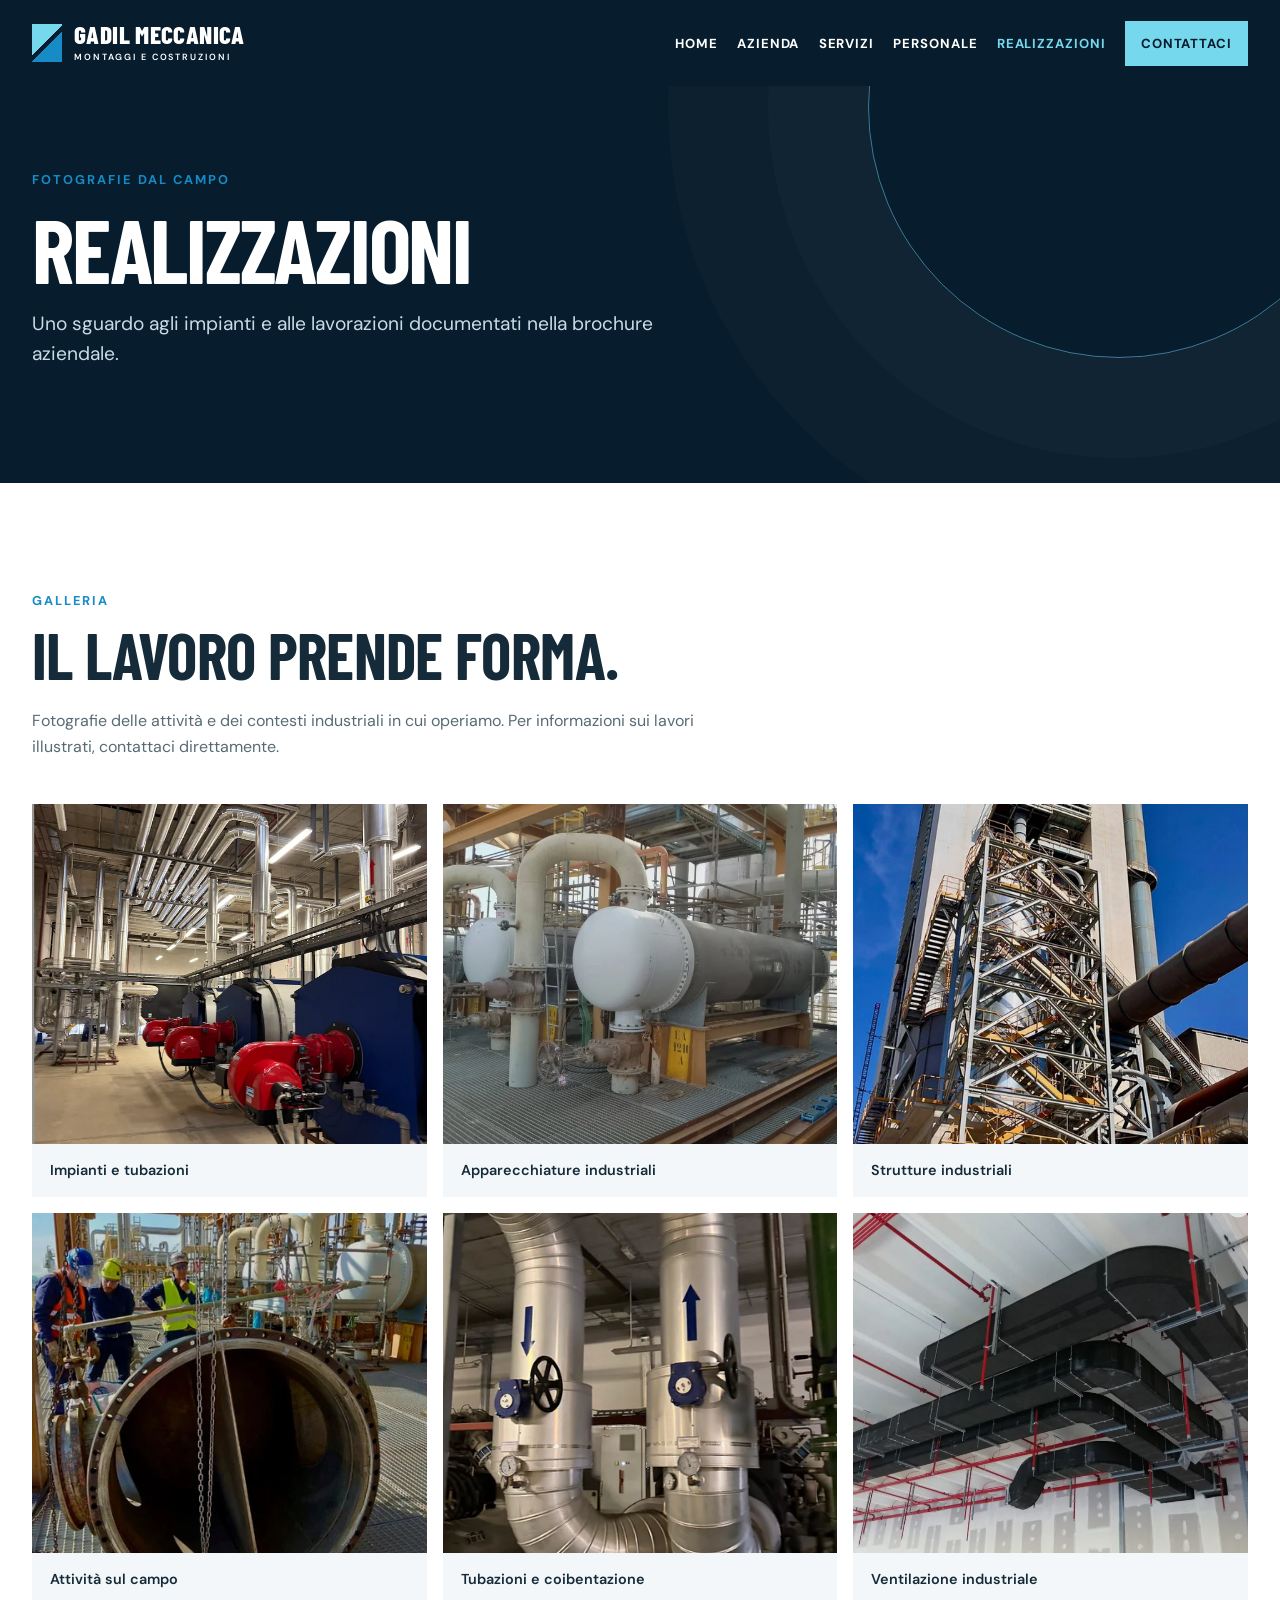
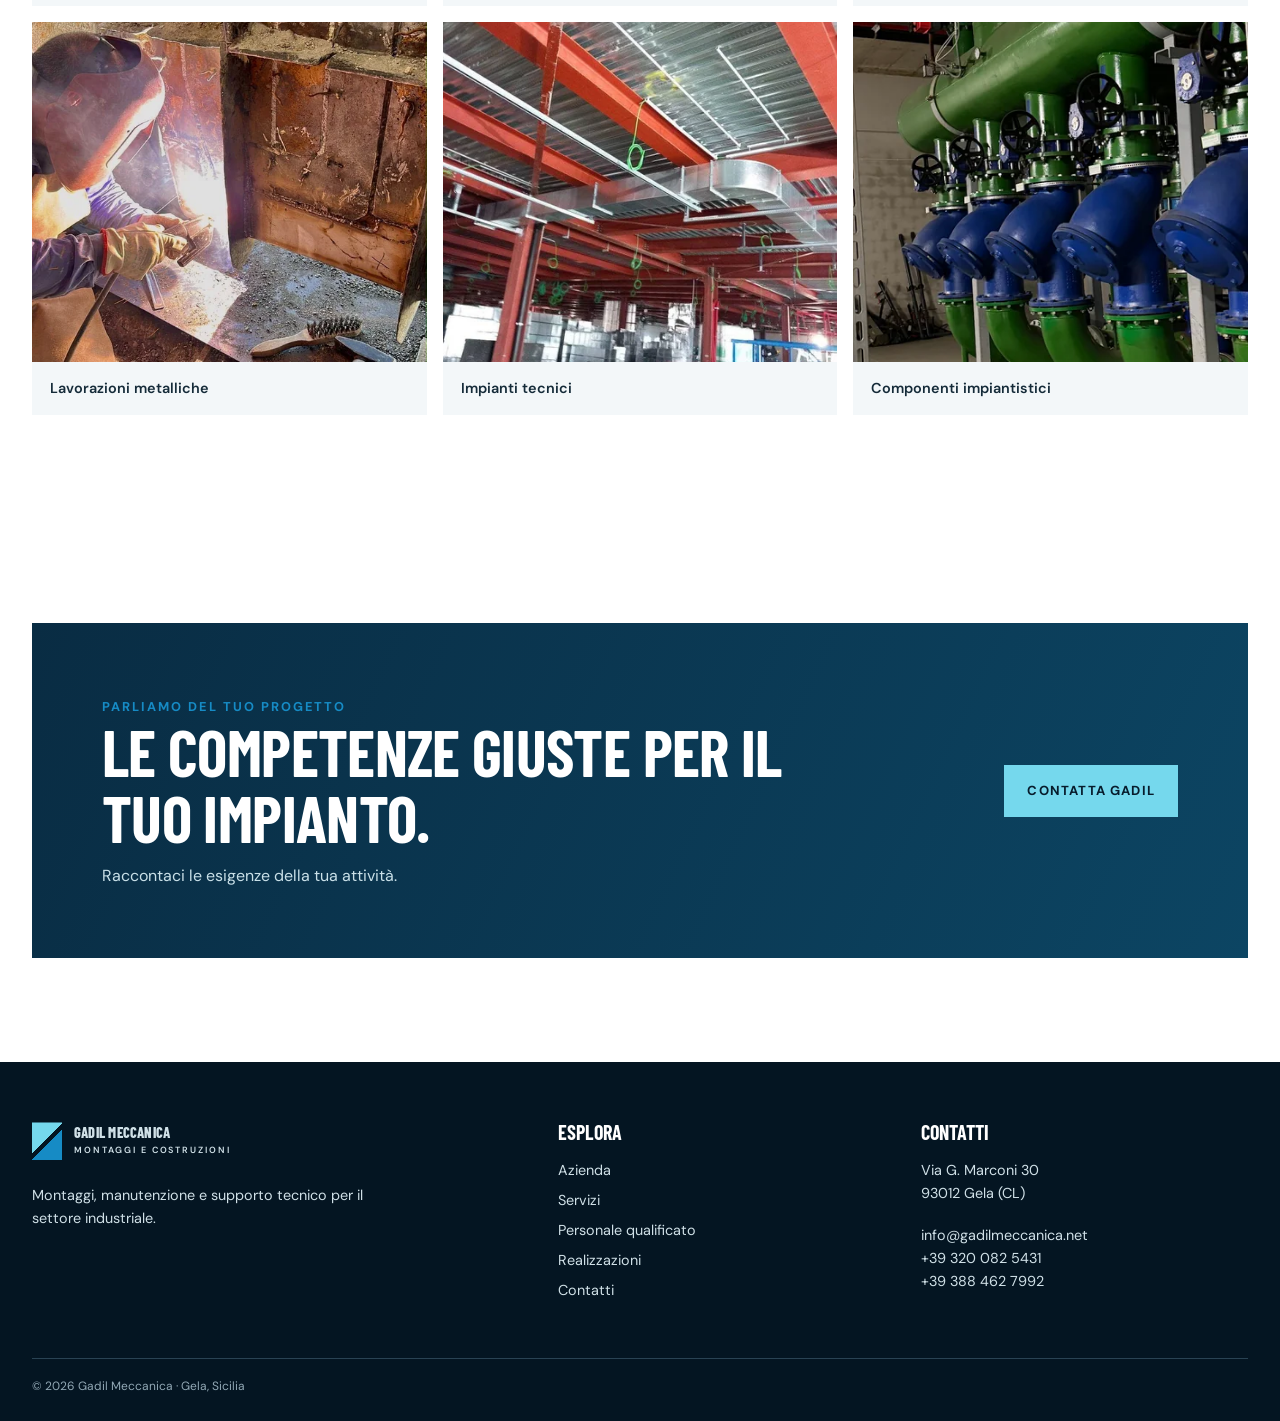
<file: realizzazioni/index.html>
<!doctype html>
<html lang="it">
<head>
<meta charset="utf-8">
<meta name="viewport" content="width=device-width, initial-scale=1">
<meta name="theme-color" content="#071c2c">
<title>Realizzazioni e interventi | Gadil Meccanica</title>
<meta name="description" content="Fotografie delle lavorazioni e degli impianti industriali presenti nella brochure di Gadil Meccanica.">
<link rel="icon" href="../assets/favicon.svg" type="image/svg+xml">
<link rel="stylesheet" href="../assets/site.css">
</head>
<body>
<a class="skip" href="#contenuto">Vai al contenuto</a>
<header class="site-header">
<div class="wrap header-inner">
<a class="brand" href="../index.html" aria-label="Gadil Meccanica, pagina iniziale">
<span class="brand-mark" aria-hidden="true">
</span>
<span>GADIL MECCANICA<small>MONTAGGI E COSTRUZIONI</small>
</span>
</a>
<button class="menu-button" aria-expanded="false" aria-controls="nav">Menu</button>
<nav class="nav" id="nav" aria-label="Navigazione principale">
<a href="../index.html" >Home</a>
<a href="../azienda/index.html" >Azienda</a>
<a href="../servizi/index.html" >Servizi</a>
<a href="../personale/index.html" >Personale</a>
<a href="../realizzazioni/index.html" aria-current="page" >Realizzazioni</a>
<a class="nav-cta" href="../contatti/index.html" >Contattaci</a>
</nav>
</div>
</header>
<main id="contenuto">
<section class="subhero">
<div class="wrap">
<span class="eyebrow">Fotografie dal campo</span>
<h1>Realizzazioni</h1>
<p class="lead">Uno sguardo agli impianti e alle lavorazioni documentati nella brochure aziendale.</p>
</div>
</section>
<section class="section">
<div class="wrap">
<div class="section-intro">
<span class="eyebrow">Galleria</span>
<h2>Il lavoro prende forma.</h2>
<p>Fotografie delle attività e dei contesti industriali in cui operiamo. Per informazioni sui lavori illustrati, contattaci direttamente.</p>
</div>
<div class="gallery">
<figure>
<img src="../assets/industrial-00.webp" alt="Impianti e tubazioni" loading="lazy">
<figcaption>Impianti e tubazioni</figcaption>
</figure>
<figure>
<img src="../assets/industrial-02.webp" alt="Apparecchiature industriali" loading="lazy">
<figcaption>Apparecchiature industriali</figcaption>
</figure>
<figure>
<img src="../assets/industrial-08.webp" alt="Strutture industriali" loading="lazy">
<figcaption>Strutture industriali</figcaption>
</figure>
<figure>
<img src="../assets/industrial-12.webp" alt="Attività sul campo" loading="lazy">
<figcaption>Attività sul campo</figcaption>
</figure>
<figure>
<img src="../assets/industrial-05.webp" alt="Tubazioni e coibentazione" loading="lazy">
<figcaption>Tubazioni e coibentazione</figcaption>
</figure>
<figure>
<img src="../assets/industrial-03.webp" alt="Ventilazione industriale" loading="lazy">
<figcaption>Ventilazione industriale</figcaption>
</figure>
<figure>
<img src="../assets/industrial-09.webp" alt="Lavorazioni metalliche" loading="lazy">
<figcaption>Lavorazioni metalliche</figcaption>
</figure>
<figure>
<img src="../assets/industrial-11.webp" alt="Impianti tecnici" loading="lazy">
<figcaption>Impianti tecnici</figcaption>
</figure>
<figure>
<img src="../assets/industrial-04.webp" alt="Componenti impiantistici" loading="lazy">
<figcaption>Componenti impiantistici</figcaption>
</figure>
</div>
</div>
</section>
<section class="section">
<div class="wrap">
<div class="cta-block">
<div>
<span class="eyebrow">Parliamo del tuo progetto</span>
<h2>Le competenze giuste per il tuo impianto.</h2>
<p>Raccontaci le esigenze della tua attività.</p>
</div>
<a class="btn btn-primary" href="../contatti/index.html">Contatta Gadil</a>
</div>
</div>
</section>
</main>
<footer class="footer">
<div class="wrap">
<div class="footer-grid">
<div>
<a class="brand" href="../index.html">
<span class="brand-mark" aria-hidden="true">
</span>
<span>GADIL MECCANICA<small>MONTAGGI E COSTRUZIONI</small>
</span>
</a>
<p style="margin-top:24px;max-width:360px">Montaggi, manutenzione e supporto tecnico per il settore industriale.</p>
</div>
<div>
<h3>Esplora</h3>
<div class="footer-links">
<a href="../azienda/index.html">Azienda</a>
<a href="../servizi/index.html">Servizi</a>
<a href="../personale/index.html">Personale qualificato</a>
<a href="../realizzazioni/index.html">Realizzazioni</a>
<a href="../contatti/index.html">Contatti</a>
</div>
</div>
<div>
<h3>Contatti</h3>
<p>Via G. Marconi 30<br>93012 Gela (CL)</p>
<p>
<a href="mailto:info@gadilmeccanica.net">info@gadilmeccanica.net</a>
<br>
<a href="tel:+393200825431">+39 320 082 5431</a>
<br>
<a href="tel:+393884627992">+39 388 462 7992</a>
</p>
</div>
</div>
<div class="footer-bottom">© 2026 Gadil Meccanica · Gela, Sicilia</div>
</div>
</footer>
<script src="../assets/site.js" defer>
</script>
</body>
</html>
</file>
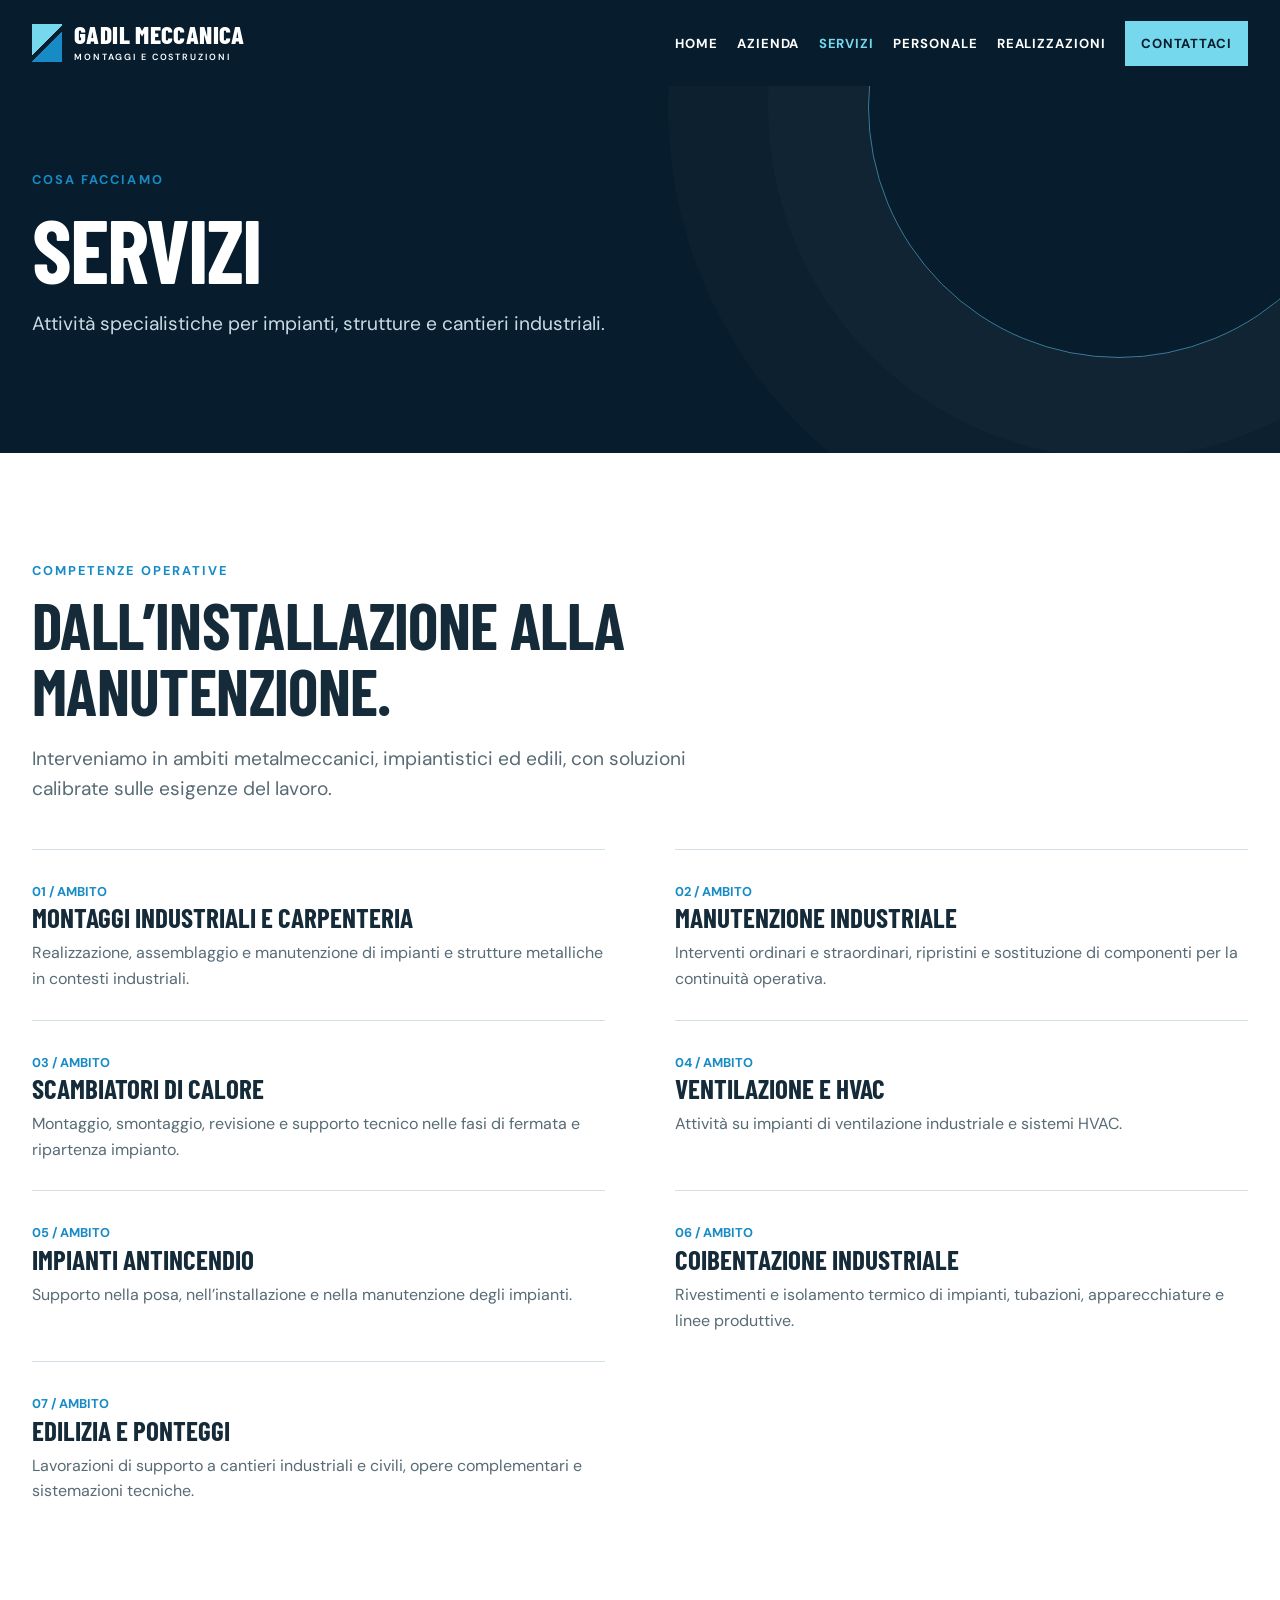
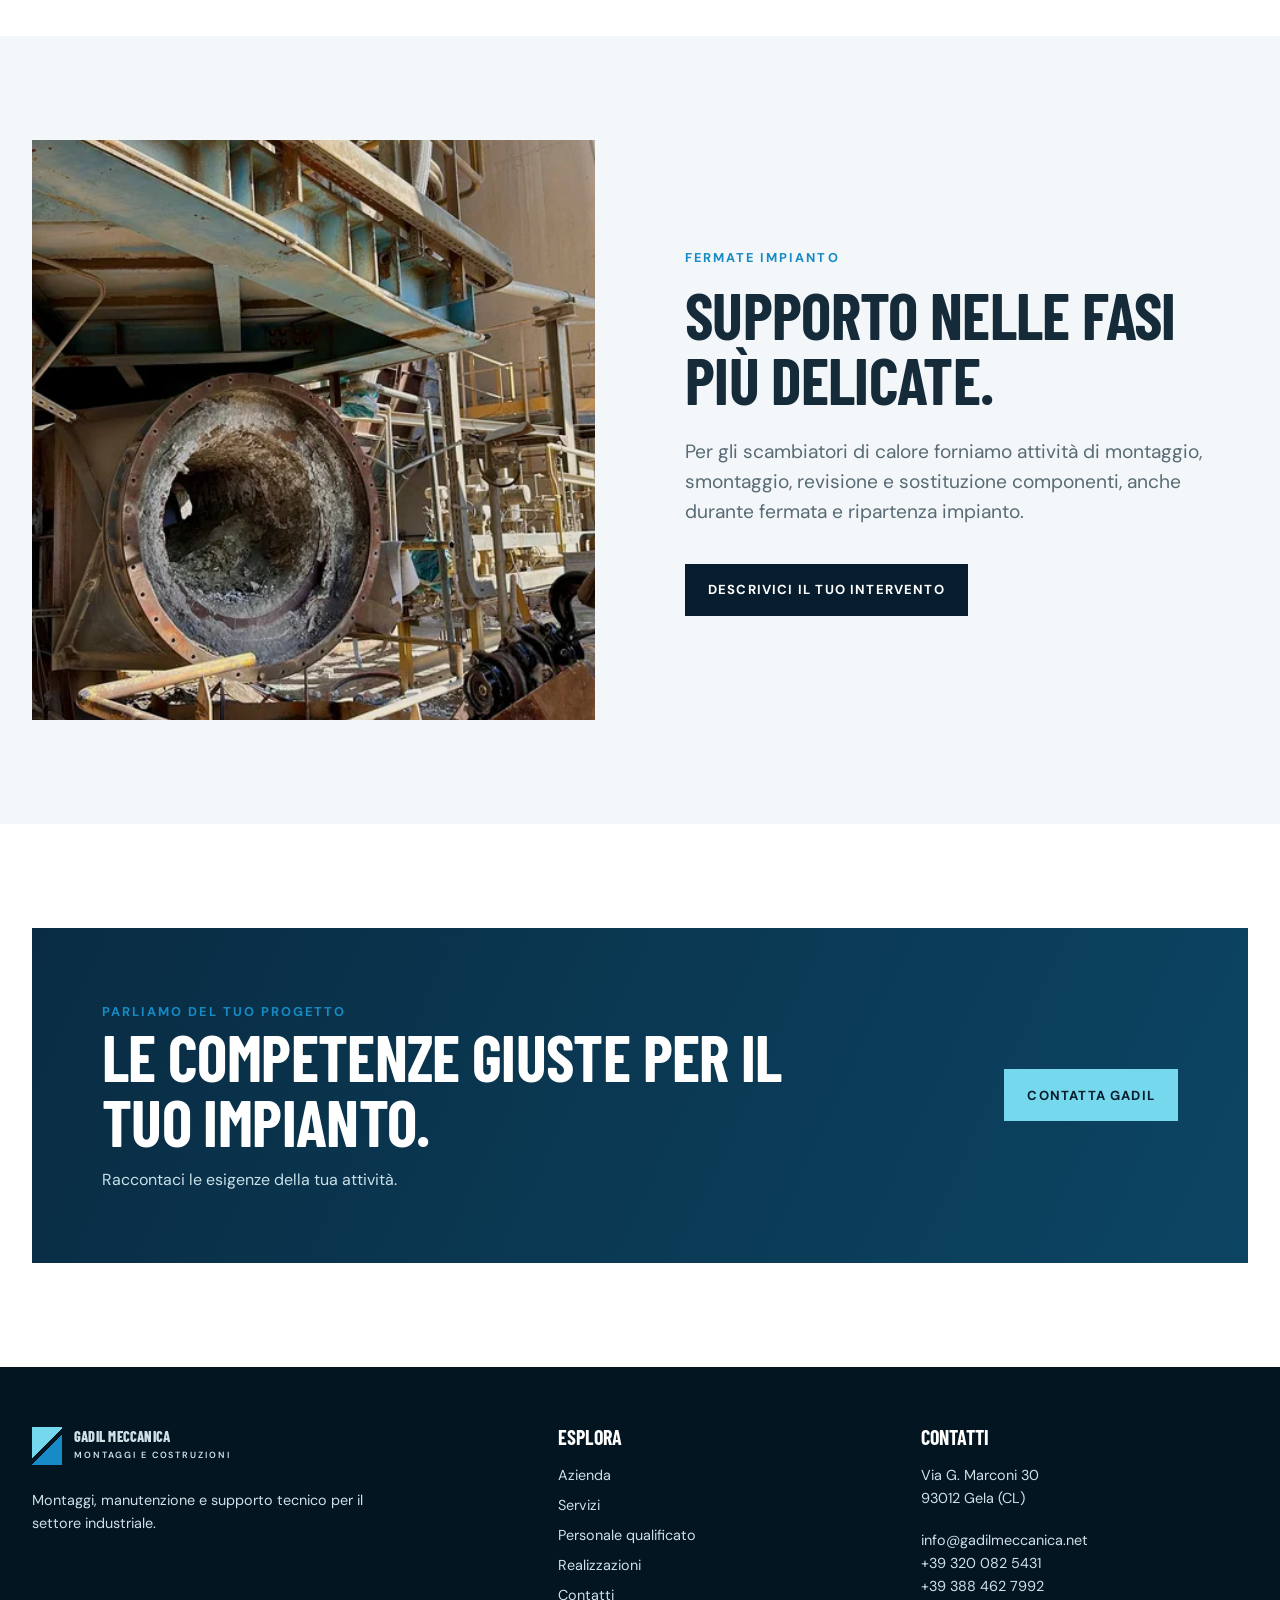
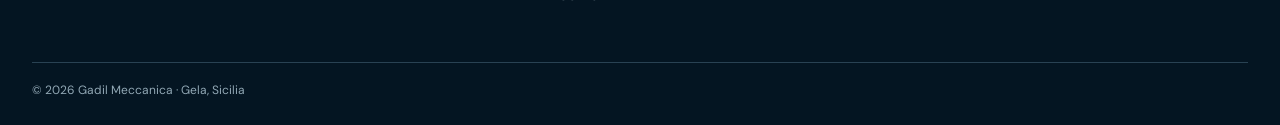
<file: servizi/index.html>
<!doctype html>
<html lang="it">
<head>
<meta charset="utf-8">
<meta name="viewport" content="width=device-width, initial-scale=1">
<meta name="theme-color" content="#071c2c">
<title>Servizi industriali | Gadil Meccanica</title>
<meta name="description" content="Montaggi industriali, carpenteria, manutenzione impianti, scambiatori, HVAC, antincendio, coibentazioni ed edilizia.">
<link rel="icon" href="../assets/favicon.svg" type="image/svg+xml">
<link rel="stylesheet" href="../assets/site.css">
</head>
<body>
<a class="skip" href="#contenuto">Vai al contenuto</a>
<header class="site-header">
<div class="wrap header-inner">
<a class="brand" href="../index.html" aria-label="Gadil Meccanica, pagina iniziale">
<span class="brand-mark" aria-hidden="true">
</span>
<span>GADIL MECCANICA<small>MONTAGGI E COSTRUZIONI</small>
</span>
</a>
<button class="menu-button" aria-expanded="false" aria-controls="nav">Menu</button>
<nav class="nav" id="nav" aria-label="Navigazione principale">
<a href="../index.html" >Home</a>
<a href="../azienda/index.html" >Azienda</a>
<a href="../servizi/index.html" aria-current="page" >Servizi</a>
<a href="../personale/index.html" >Personale</a>
<a href="../realizzazioni/index.html" >Realizzazioni</a>
<a class="nav-cta" href="../contatti/index.html" >Contattaci</a>
</nav>
</div>
</header>
<main id="contenuto">
<section class="subhero">
<div class="wrap">
<span class="eyebrow">Cosa facciamo</span>
<h1>Servizi</h1>
<p class="lead">Attività specialistiche per impianti, strutture e cantieri industriali.</p>
</div>
</section>
<section class="section">
<div class="wrap">
<div class="section-intro">
<span class="eyebrow">Competenze operative</span>
<h2>Dall’installazione alla manutenzione.</h2>
<p class="lead">Interveniamo in ambiti metalmeccanici, impiantistici ed edili, con soluzioni calibrate sulle esigenze del lavoro.</p>
</div>
<div class="service-list">
<article class="service-row">
<span class="num">01 / AMBITO</span>
<h3>Montaggi industriali e carpenteria</h3>
<p>Realizzazione, assemblaggio e manutenzione di impianti e strutture metalliche in contesti industriali.</p>
</article>
<article class="service-row">
<span class="num">02 / AMBITO</span>
<h3>Manutenzione industriale</h3>
<p>Interventi ordinari e straordinari, ripristini e sostituzione di componenti per la continuità operativa.</p>
</article>
<article class="service-row">
<span class="num">03 / AMBITO</span>
<h3>Scambiatori di calore</h3>
<p>Montaggio, smontaggio, revisione e supporto tecnico nelle fasi di fermata e ripartenza impianto.</p>
</article>
<article class="service-row">
<span class="num">04 / AMBITO</span>
<h3>Ventilazione e HVAC</h3>
<p>Attività su impianti di ventilazione industriale e sistemi HVAC.</p>
</article>
<article class="service-row">
<span class="num">05 / AMBITO</span>
<h3>Impianti antincendio</h3>
<p>Supporto nella posa, nell’installazione e nella manutenzione degli impianti.</p>
</article>
<article class="service-row">
<span class="num">06 / AMBITO</span>
<h3>Coibentazione industriale</h3>
<p>Rivestimenti e isolamento termico di impianti, tubazioni, apparecchiature e linee produttive.</p>
</article>
<article class="service-row">
<span class="num">07 / AMBITO</span>
<h3>Edilizia e ponteggi</h3>
<p>Lavorazioni di supporto a cantieri industriali e civili, opere complementari e sistemazioni tecniche.</p>
</article>
</div>
</div>
</section>
<section class="section tint">
<div class="wrap split">
<img class="split-photo image-first" src="../assets/industrial-06.webp" alt="Apparecchiatura industriale durante un intervento di manutenzione" loading="lazy">
<div>
<span class="eyebrow">Fermate impianto</span>
<h2>Supporto nelle fasi più delicate.</h2>
<p class="lead">Per gli scambiatori di calore forniamo attività di montaggio, smontaggio, revisione e sostituzione componenti, anche durante fermata e ripartenza impianto.</p>
<a class="btn btn-dark" href="../contatti/index.html">Descrivici il tuo intervento</a>
</div>
</div>
</section>
<section class="section">
<div class="wrap">
<div class="cta-block">
<div>
<span class="eyebrow">Parliamo del tuo progetto</span>
<h2>Le competenze giuste per il tuo impianto.</h2>
<p>Raccontaci le esigenze della tua attività.</p>
</div>
<a class="btn btn-primary" href="../contatti/index.html">Contatta Gadil</a>
</div>
</div>
</section>
</main>
<footer class="footer">
<div class="wrap">
<div class="footer-grid">
<div>
<a class="brand" href="../index.html">
<span class="brand-mark" aria-hidden="true">
</span>
<span>GADIL MECCANICA<small>MONTAGGI E COSTRUZIONI</small>
</span>
</a>
<p style="margin-top:24px;max-width:360px">Montaggi, manutenzione e supporto tecnico per il settore industriale.</p>
</div>
<div>
<h3>Esplora</h3>
<div class="footer-links">
<a href="../azienda/index.html">Azienda</a>
<a href="../servizi/index.html">Servizi</a>
<a href="../personale/index.html">Personale qualificato</a>
<a href="../realizzazioni/index.html">Realizzazioni</a>
<a href="../contatti/index.html">Contatti</a>
</div>
</div>
<div>
<h3>Contatti</h3>
<p>Via G. Marconi 30<br>93012 Gela (CL)</p>
<p>
<a href="mailto:info@gadilmeccanica.net">info@gadilmeccanica.net</a>
<br>
<a href="tel:+393200825431">+39 320 082 5431</a>
<br>
<a href="tel:+393884627992">+39 388 462 7992</a>
</p>
</div>
</div>
<div class="footer-bottom">© 2026 Gadil Meccanica · Gela, Sicilia</div>
</div>
</footer>
<script src="../assets/site.js" defer>
</script>
</body>
</html>
</file>
<file: assets/site.css>
@import url('https://fonts.googleapis.com/css2?family=Barlow+Condensed:wght@500;600;700;800&family=DM+Sans:wght@400;500;600;700&display=swap');
:root{--navy:#071c2c;--navy2:#0b2e46;--blue:#168bc5;--cyan:#75d8ed;--ink:#152b39;--muted:#586b75;--line:#d5e0e6;--paper:#f3f7f9}
*{box-sizing:border-box}html{scroll-behavior:smooth}body{margin:0;color:var(--ink);font-family:'DM Sans',Arial,sans-serif;font-size:16px;line-height:1.6}a{color:inherit;text-decoration:none}button{font:inherit}img{max-width:100%;display:block}.wrap{width:min(1240px,calc(100% - 64px));margin:auto}.eyebrow{font-size:.8rem;letter-spacing:.16em;text-transform:uppercase;font-weight:700;color:var(--blue)}h1,h2,h3,.brand{font-family:'Barlow Condensed','Arial Narrow',sans-serif;line-height:1.03;text-transform:uppercase;margin:0}h1{font-size:clamp(3.8rem,8vw,8rem);font-weight:700;letter-spacing:-.025em}h2{font-size:clamp(2.65rem,5vw,5rem);font-weight:700;letter-spacing:-.01em}h3{font-size:1.7rem;font-weight:700}p{margin:0 0 1.2rem}.lead{font-size:clamp(1.05rem,1.5vw,1.3rem);line-height:1.55}.site-header{position:relative;z-index:10;background:var(--navy);color:white}.header-inner{height:86px;display:flex;align-items:center;justify-content:space-between;gap:2rem}.brand{font-size:1.58rem;font-weight:800;letter-spacing:.015em;line-height:.88;display:flex;gap:12px;align-items:center;white-space:nowrap}.brand-mark{width:30px;height:38px;background:linear-gradient(135deg,var(--cyan) 0 46%,transparent 46% 55%,var(--blue) 55%);clip-path:polygon(0 0,100% 0,100% 100%,0 100%)}.brand small{display:block;font:600 .56rem 'DM Sans',sans-serif;letter-spacing:.21em;margin-top:5px}.nav{display:flex;align-items:center;gap:clamp(.9rem,1.5vw,1.8rem)}.nav a{font-size:.82rem;font-weight:700;text-transform:uppercase;letter-spacing:.07em;white-space:nowrap}.nav a:hover,.nav a[aria-current=page]{color:var(--cyan)}.nav .nav-cta{background:var(--cyan);color:var(--navy);padding:12px 16px}.nav .nav-cta:hover{background:white;color:var(--navy)}.menu-button{display:none;background:transparent;border:1px solid #5a7486;color:white;padding:9px 13px;cursor:pointer}.hero{background:var(--navy);color:white;min-height:680px;position:relative;display:flex;align-items:center;isolation:isolate;overflow:hidden}.hero-bg{position:absolute;inset:0;z-index:-2;width:100%;height:100%;object-fit:cover;object-position:center 46%}.hero:before{content:"";position:absolute;inset:0;z-index:-1;background:linear-gradient(90deg,rgba(4,22,36,.96) 0%,rgba(4,22,36,.84) 44%,rgba(4,22,36,.34) 100%)}.hero > .wrap{padding:95px 0 120px}.hero .eyebrow,.dark .eyebrow{color:var(--cyan)}.hero h1{max-width:850px;margin:15px 0 18px}.hero p{max-width:600px;color:#d1e0e7}.hero-actions{display:flex;gap:12px;flex-wrap:wrap;margin-top:34px}.btn{display:inline-flex;align-items:center;justify-content:center;min-height:52px;padding:12px 22px;font-size:.82rem;font-weight:700;text-transform:uppercase;letter-spacing:.09em;border:1px solid transparent;transition:.2s}.btn-primary{background:var(--cyan);color:var(--navy)}.btn-primary:hover{background:white}.btn-outline{border-color:#a8c2cf;color:white}.btn-outline:hover{background:white;color:var(--navy)}.btn-dark{background:var(--navy);color:white}.btn-dark:hover{background:var(--blue)}.hero-bottom{position:absolute;bottom:0;left:0;right:0;background:rgba(5,25,40,.75);border-top:1px solid #ffffff40}.hero-bottom .wrap{padding:18px 0;display:flex;gap:36px;color:#d4e8ee;font-size:.77rem;letter-spacing:.12em;text-transform:uppercase;font-weight:700}.hero-bottom span:before{content:"";display:inline-block;background:var(--cyan);height:7px;width:7px;margin-right:11px;vertical-align:2px}.section{padding:104px 0}.section-intro{max-width:720px;margin:0 0 45px}.section-intro h2{margin:10px 0 20px}.section-intro p{color:var(--muted)}.grid-3{display:grid;grid-template-columns:repeat(3,1fr);gap:20px}.service-card{background:#fff;border:1px solid var(--line);padding:35px 32px;min-height:280px;display:flex;flex-direction:column;transition:transform .2s,border-color .2s}.service-card:hover{transform:translateY(-3px);border-color:var(--blue)}.service-card .num{color:var(--blue);font-size:.8rem;font-weight:700;letter-spacing:.12em}.service-card h3{margin:42px 0 10px}.service-card p{color:var(--muted);margin:0}.service-card .more{margin-top:auto;padding-top:18px;color:var(--blue);font-weight:700;font-size:.8rem;text-transform:uppercase;letter-spacing:.07em}.tint{background:var(--paper)}.split{display:grid;grid-template-columns:1fr 1fr;gap:clamp(35px,7vw,110px);align-items:center}.split h2{margin:12px 0 24px}.split p{color:var(--muted)}.split-photo{height:580px;width:100%;object-fit:cover}.split .btn{margin-top:18px}.stat-row{display:flex;gap:38px;margin-top:34px;padding-top:25px;border-top:1px solid var(--line)}.stat-row strong{font-family:'Barlow Condensed';font-size:3rem;line-height:1;color:var(--navy)}.stat-row span{display:block;color:var(--muted);font-size:.9rem}.dark{background:var(--navy);color:white}.dark p{color:#c5d7df}.dark h2{margin:10px 0 24px}.dark-panel{background:var(--navy2);padding:50px}.roles{display:grid;grid-template-columns:repeat(3,1fr);gap:0}.roles span{padding:18px 0;border-bottom:1px solid #426178;font-weight:600}.roles span:before{content:"/";color:var(--cyan);margin-right:12px}.photo-grid{display:grid;grid-template-columns:1.3fr 1fr 1fr;grid-auto-rows:270px;gap:14px}.photo-grid figure{margin:0;position:relative;overflow:hidden;background:var(--navy)}.photo-grid figure:first-child{grid-row:span 2}.photo-grid img{width:100%;height:100%;object-fit:cover;transition:transform .3s}.photo-grid figure:hover img{transform:scale(1.04)}.photo-grid figcaption{position:absolute;bottom:0;left:0;right:0;color:white;background:linear-gradient(transparent,#071c2ccc);padding:40px 18px 16px;font-weight:700}.cta-block{background:linear-gradient(115deg,#092c43,#0c4563);color:white;padding:70px;display:flex;align-items:center;justify-content:space-between;gap:30px}.cta-block h2{max-width:690px}.cta-block p{color:#c9e0e8;margin:12px 0 0}.subhero{background:var(--navy);color:white;padding:80px 0 95px;position:relative;overflow:hidden}.subhero:after{content:"";position:absolute;right:-90px;top:-230px;width:500px;height:500px;border:1px solid #3e7a9a;border-radius:50%;box-shadow:0 0 0 100px #ffffff05,0 0 0 200px #ffffff05;pointer-events:none}.subhero h1{font-size:clamp(3.7rem,7vw,6.6rem);margin:10px 0 15px}.subhero p{max-width:670px;color:#c8dce6}.service-list{display:grid;grid-template-columns:1fr 1fr;gap:0 70px}.service-row{border-top:1px solid var(--line);padding:28px 0}.service-row h3{margin-bottom:9px}.service-row p{color:var(--muted);margin:0}.service-row .num{color:var(--blue);font-size:.8rem;font-weight:700}.gallery{display:grid;grid-template-columns:repeat(3,1fr);gap:16px}.gallery figure{margin:0;background:var(--paper)}.gallery img{width:100%;height:340px;object-fit:cover}.gallery figcaption{padding:15px 18px;font-size:.9rem;font-weight:600}.contact-grid{display:grid;grid-template-columns:1.2fr .8fr;gap:70px}.contact-item{padding:20px 0;border-top:1px solid var(--line)}.contact-item span{display:block;color:var(--muted);font-size:.8rem;text-transform:uppercase;letter-spacing:.12em;font-weight:700;margin-bottom:6px}.contact-item a{font-size:1.2rem;font-weight:700;overflow-wrap:anywhere}.contact-item a:hover{color:var(--blue)}.contact-panel{background:var(--paper);padding:42px;align-self:start}.contact-panel h3{margin-bottom:15px}.contact-panel p{color:var(--muted)}.footer{background:#041522;color:#d0e0e7;padding:60px 0 25px}.footer-grid{display:grid;grid-template-columns:1.5fr 1fr 1fr;gap:35px}.footer h3{font-size:1.25rem;color:white;margin-bottom:16px}.footer a:hover{color:var(--cyan)}.footer p,.footer a{font-size:.9rem}.footer-links a{display:block;margin:7px 0}.footer-bottom{border-top:1px solid #294253;margin-top:45px;padding-top:18px;font-size:.75rem;color:#92a8b5}.skip{position:absolute;left:-9999px;top:0;background:white;color:black;padding:10px;z-index:30}.skip:focus{left:10px}.mobile-only{display:none}
@media(max-width:950px){.header-inner{height:75px}.menu-button{display:block}.nav{display:none;position:absolute;top:75px;left:0;right:0;background:var(--navy);padding:25px 32px 32px;flex-direction:column;align-items:stretch;gap:18px;border-top:1px solid #34536a}.nav.open{display:flex}.nav a{font-size:.95rem}.nav .nav-cta{text-align:center}.grid-3{grid-template-columns:repeat(2,1fr)}.split{gap:38px}.photo-grid{grid-template-columns:1fr 1fr}.photo-grid figure:first-child{grid-row:span 2}.roles{grid-template-columns:1fr 1fr}.gallery{grid-template-columns:repeat(2,1fr)}}
@media(max-width:650px){.wrap{width:min(100% - 36px,1240px)}.brand{font-size:1.32rem}.brand-mark{width:25px;height:32px}.hero{min-height:650px}.hero:before{background:linear-gradient(90deg,#041624f0,#041624ad)}.hero > .wrap{padding:75px 0 125px}h1{font-size:clamp(3.4rem,15vw,5rem)}.hero-bottom .wrap{gap:12px;flex-wrap:wrap;font-size:.65rem}.hero-bottom span:before{margin-right:5px}.section{padding:72px 0}.grid-3,.split,.service-list,.gallery,.contact-grid,.footer-grid{grid-template-columns:1fr}.service-card{min-height:220px}.service-card h3{margin-top:20px}.split-photo{height:370px}.split .image-first{order:-1}.roles{grid-template-columns:1fr 1fr;gap:0 10px}.roles span{font-size:.82rem}.dark-panel{padding:26px}.photo-grid{grid-template-columns:1fr 1fr;grid-auto-rows:185px;gap:8px}.photo-grid figure:first-child{grid-row:span 2}.photo-grid figure:last-child{display:none}.photo-grid figcaption{font-size:.72rem;padding:30px 8px 8px}.gallery img{height:280px}.cta-block{padding:35px 25px;display:block}.cta-block .btn{margin-top:28px}.subhero{padding:65px 0 75px}.contact-grid{gap:35px}.contact-panel{padding:30px}.footer-grid{gap:20px}.footer-bottom{margin-top:25px}}
@media(prefers-reduced-motion:reduce){html{scroll-behavior:auto}*,*:before,*:after{transition:none!important}}
</file>
